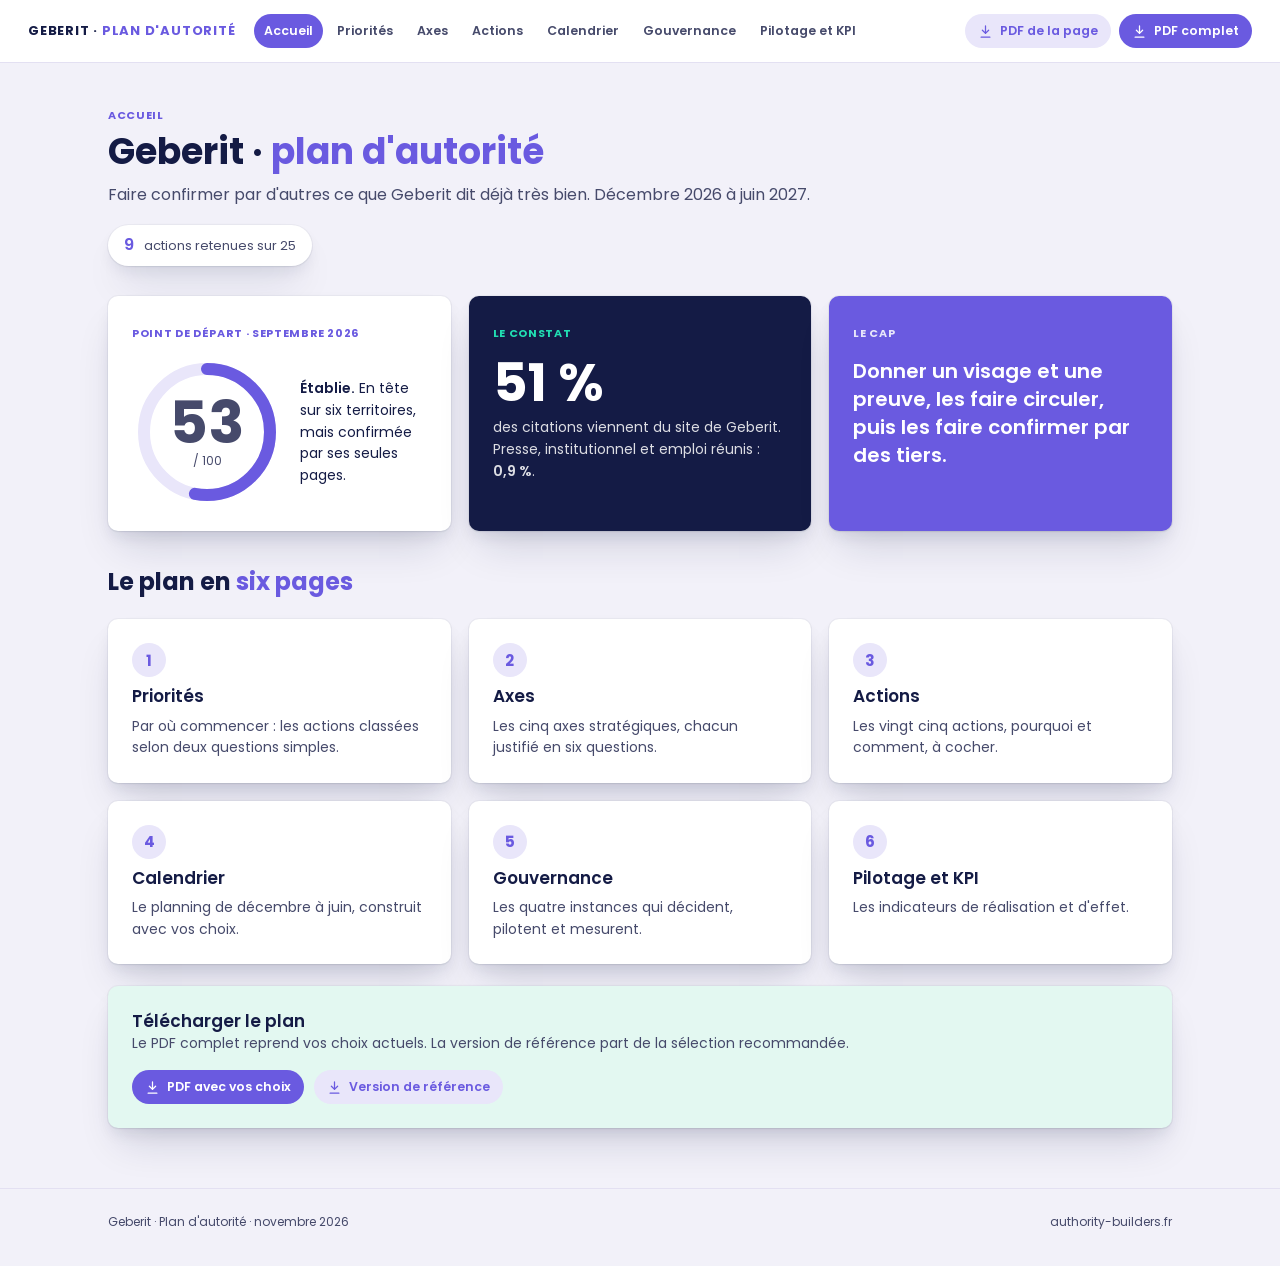
<file: index.html>
<!DOCTYPE html>
<html lang="fr">
<head>
<meta charset="utf-8">
<meta name="viewport" content="width=device-width, initial-scale=1">
<title>Geberit · Plan d'autorité · Accueil</title>
<link rel="preconnect" href="https://fonts.googleapis.com">
<link rel="preconnect" href="https://fonts.gstatic.com" crossorigin>
<link href="https://fonts.googleapis.com/css2?family=Poppins:wght@400;500;600;700&display=swap" rel="stylesheet">
<link rel="stylesheet" href="style.css">
</head>
<body data-page="index">
<div id="app"></div>
<script src="data.js"></script>
<script src="app.js"></script>
</body>
</html>
</file>
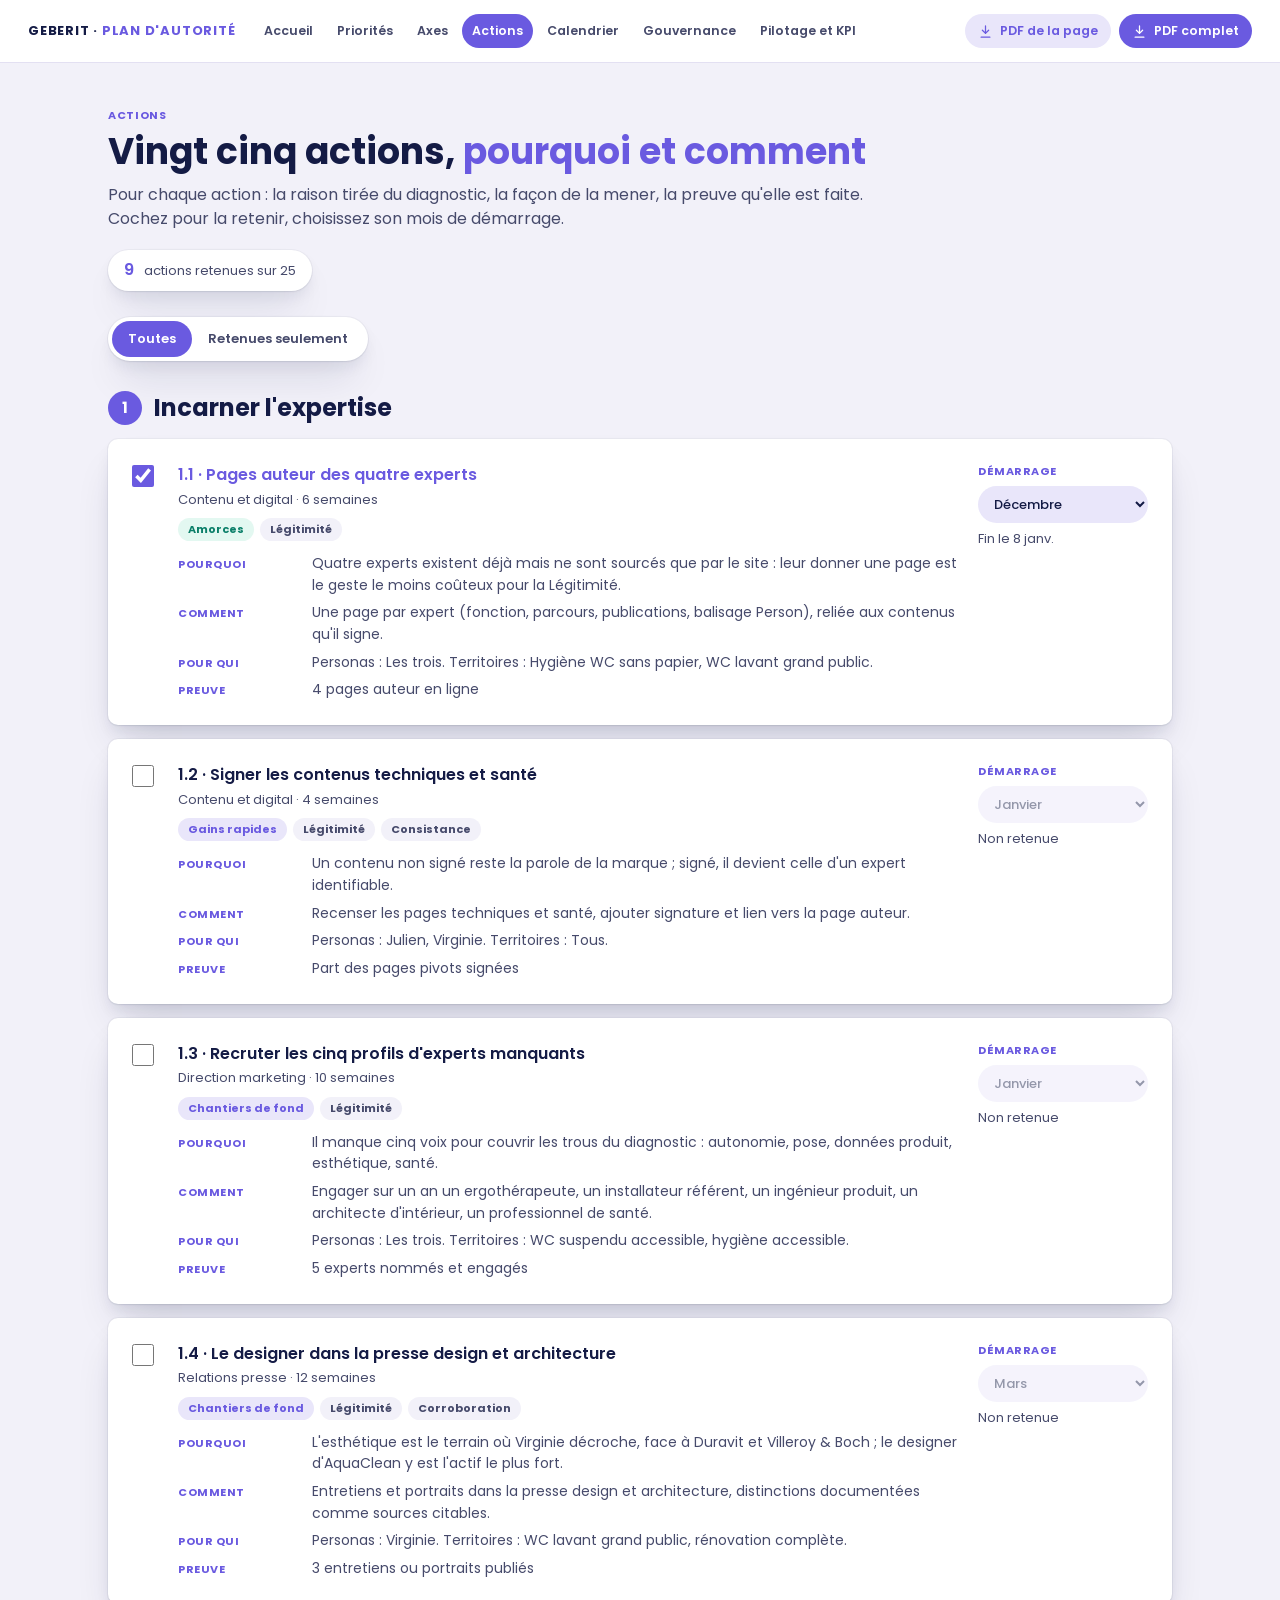
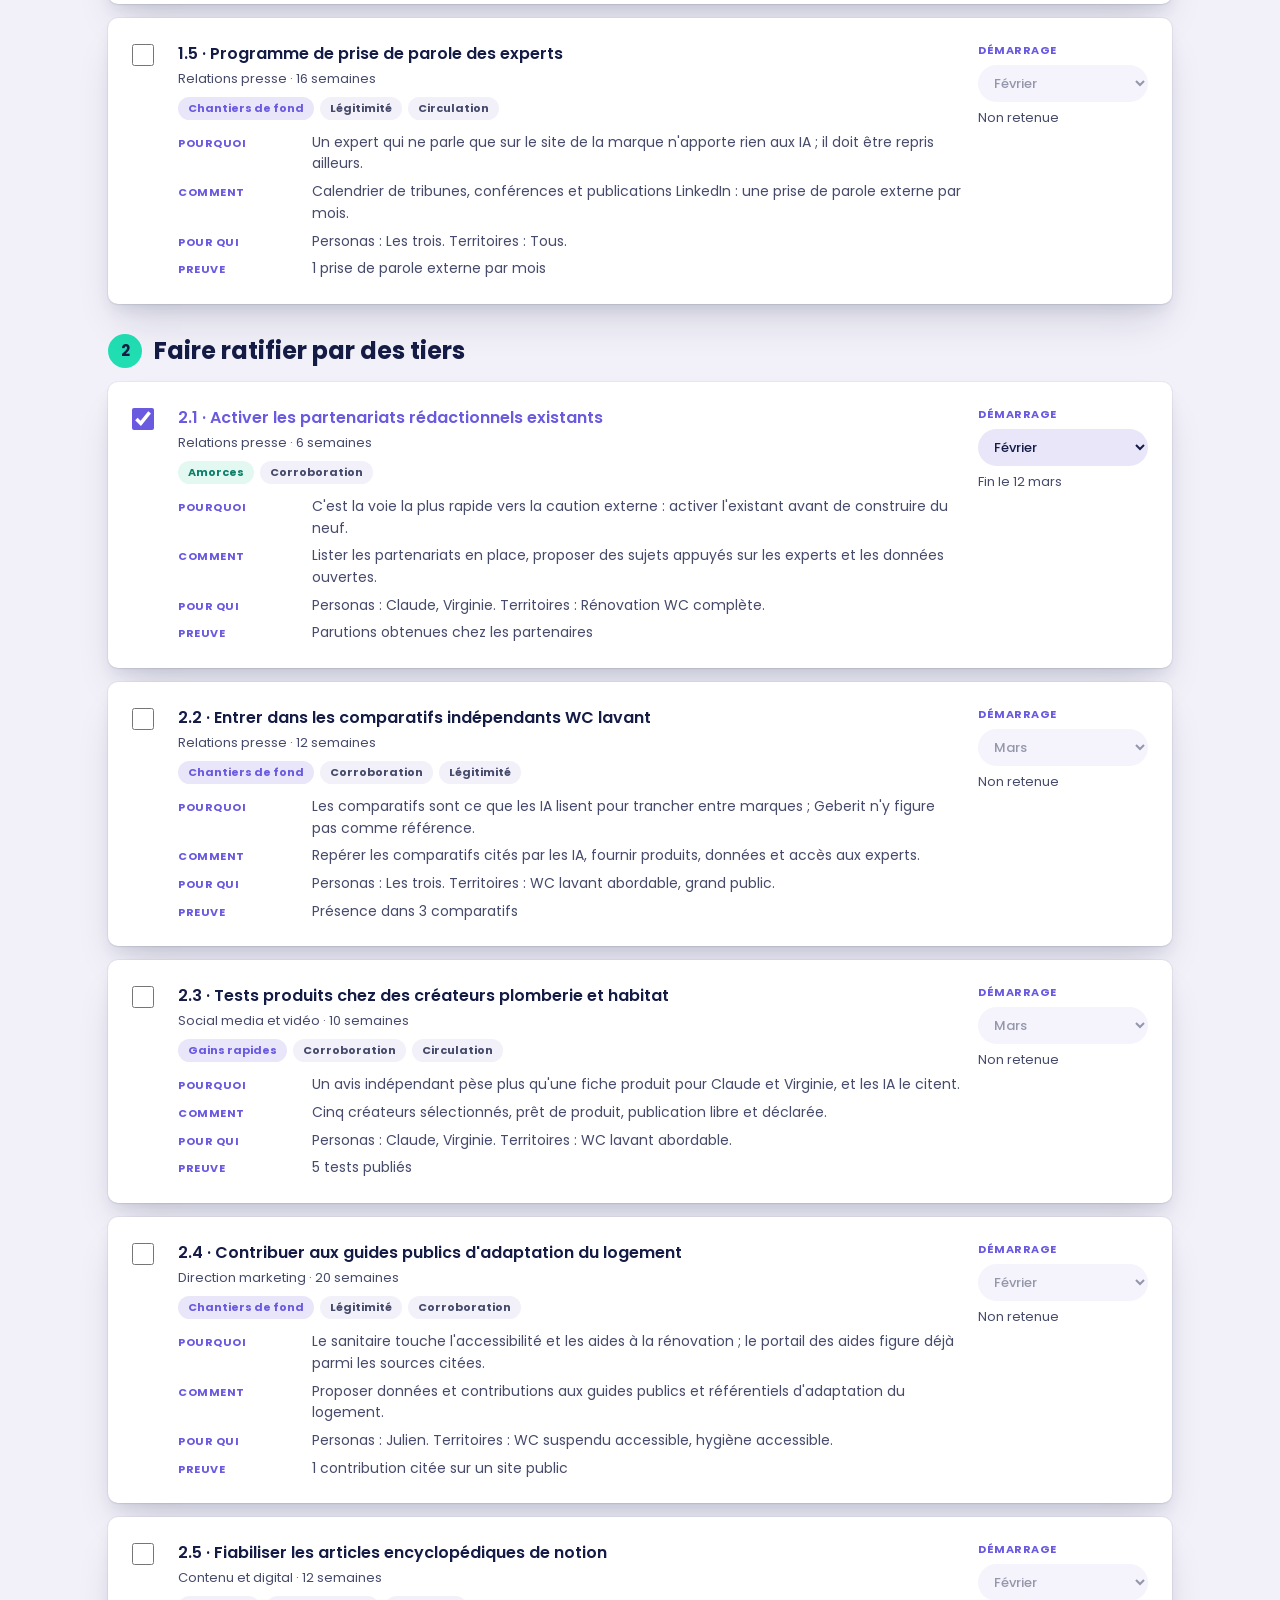
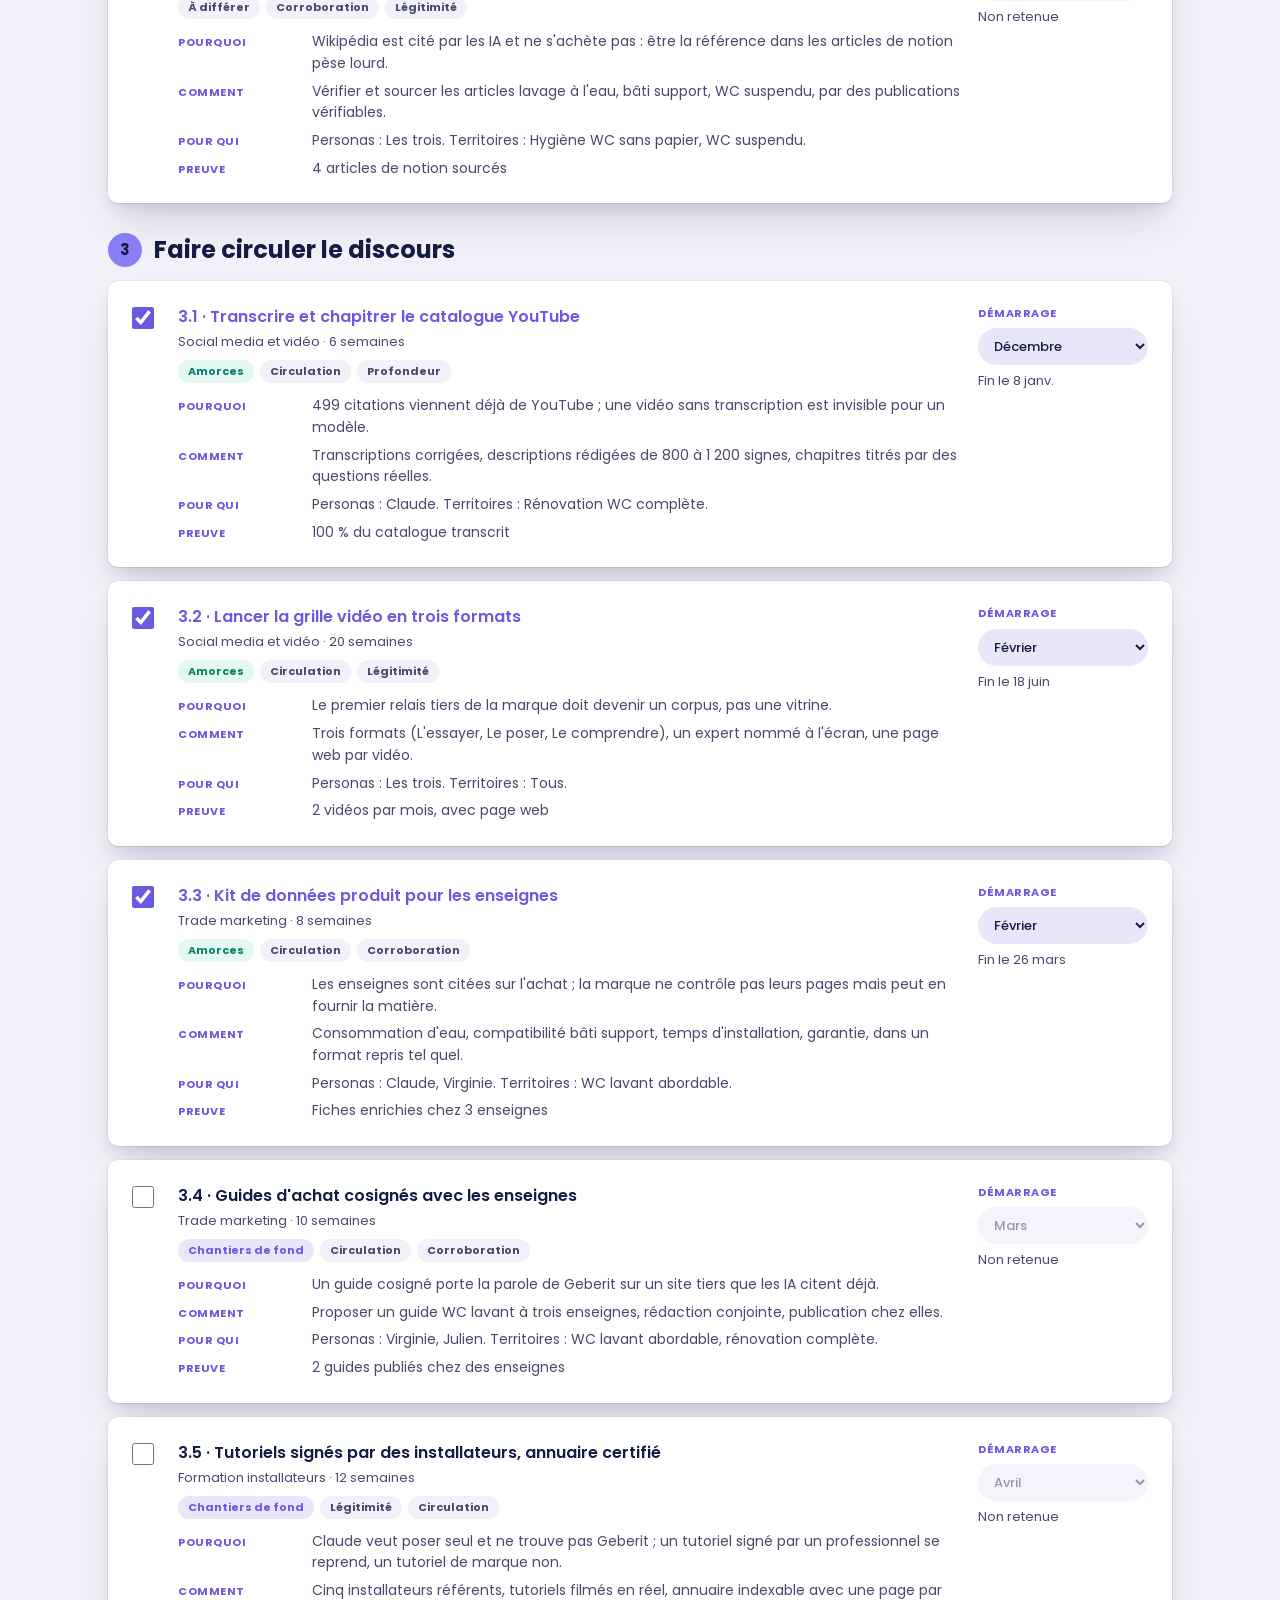
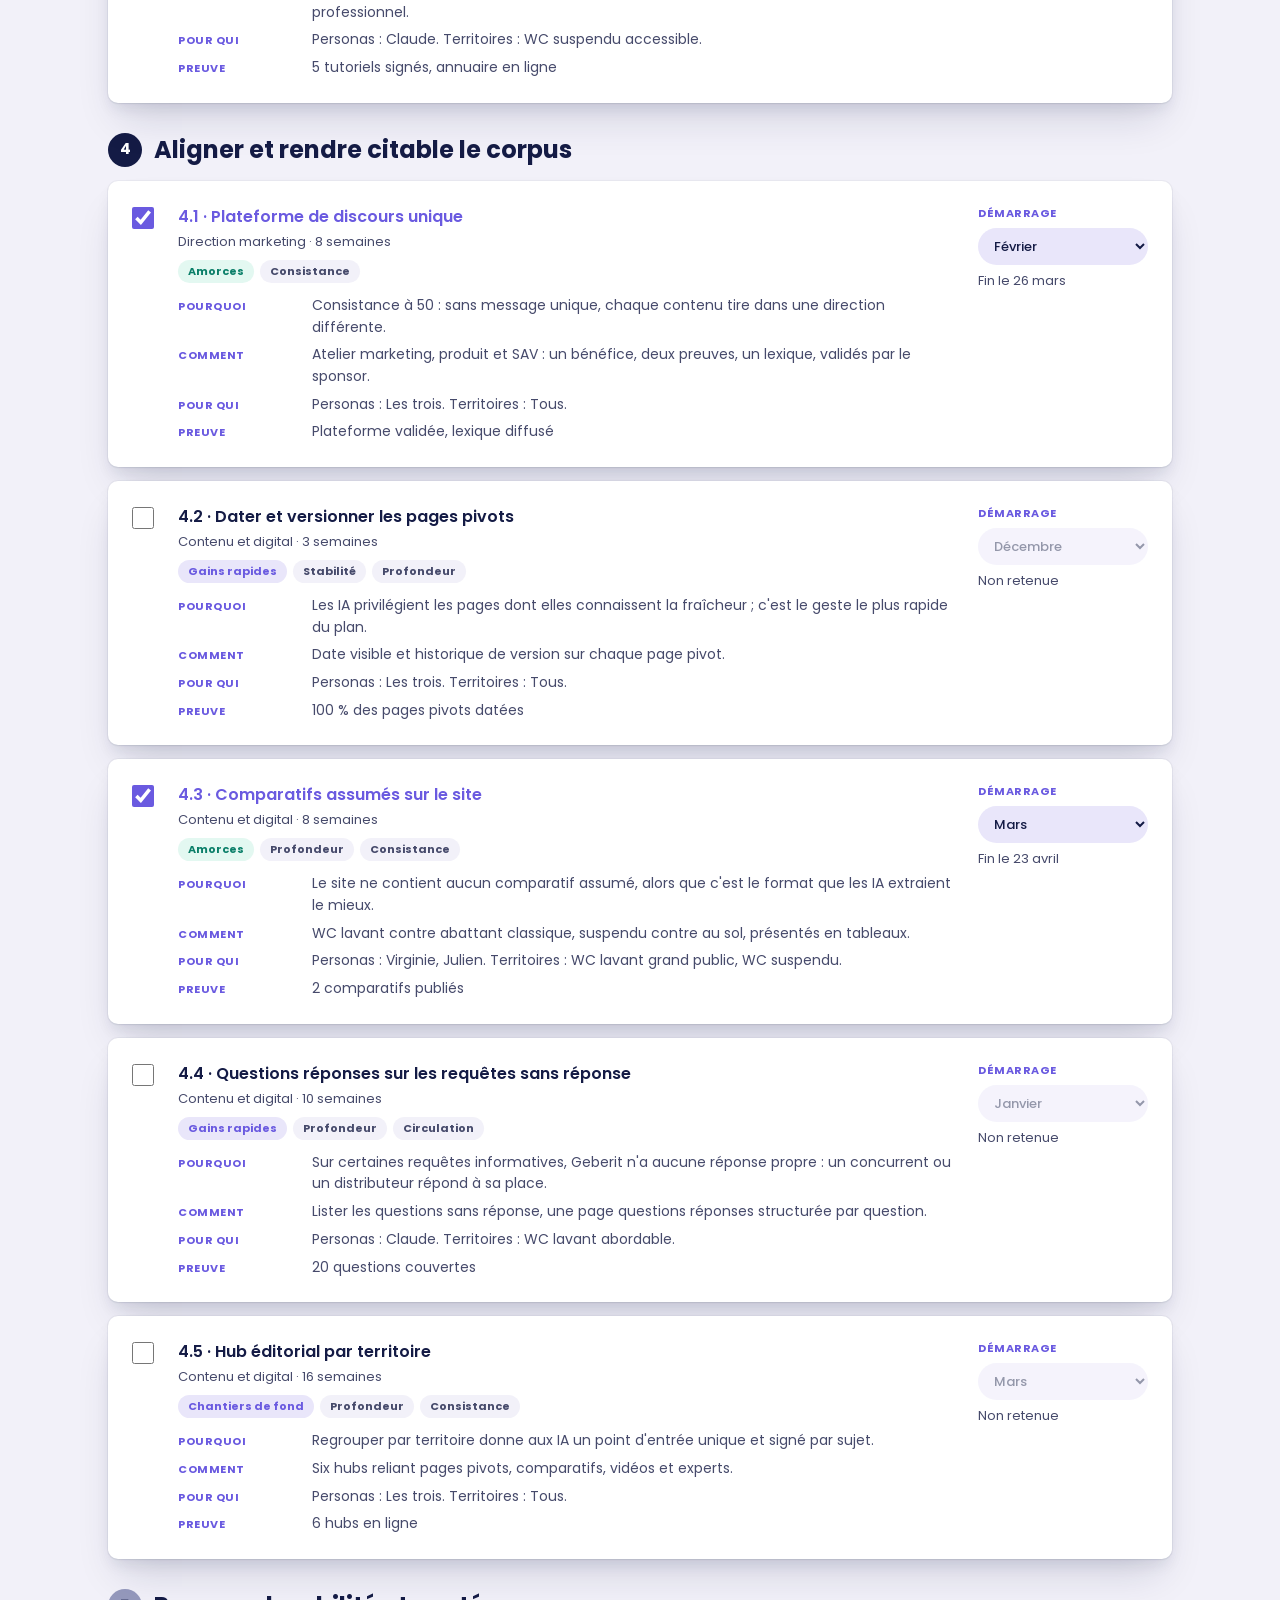
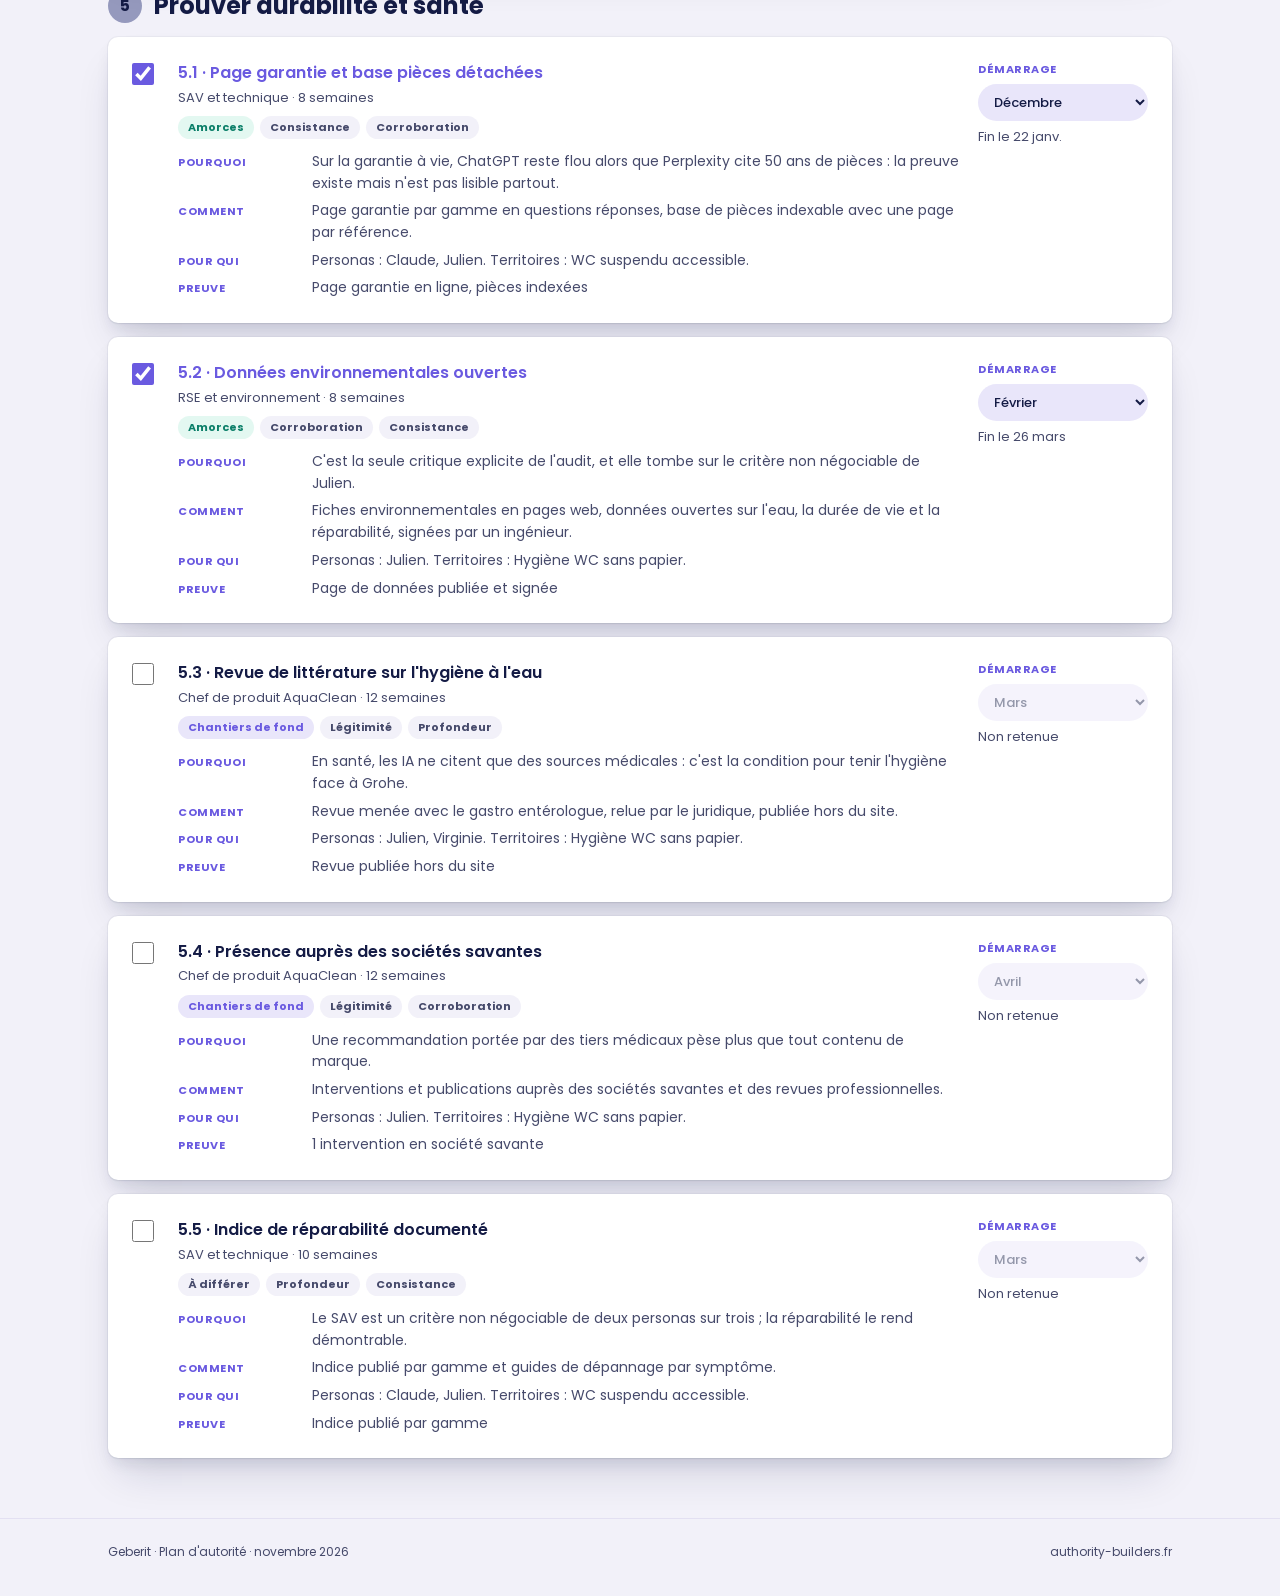
<file: actions.html>
<!DOCTYPE html>
<html lang="fr">
<head>
<meta charset="utf-8">
<meta name="viewport" content="width=device-width, initial-scale=1">
<title>Geberit · Plan d'autorité · Actions</title>
<link rel="preconnect" href="https://fonts.googleapis.com">
<link rel="preconnect" href="https://fonts.gstatic.com" crossorigin>
<link href="https://fonts.googleapis.com/css2?family=Poppins:wght@400;500;600;700&display=swap" rel="stylesheet">
<link rel="stylesheet" href="style.css">
</head>
<body data-page="actions">
<div id="app"></div>
<script src="data.js"></script>
<script src="app.js"></script>
</body>
</html>
</file>
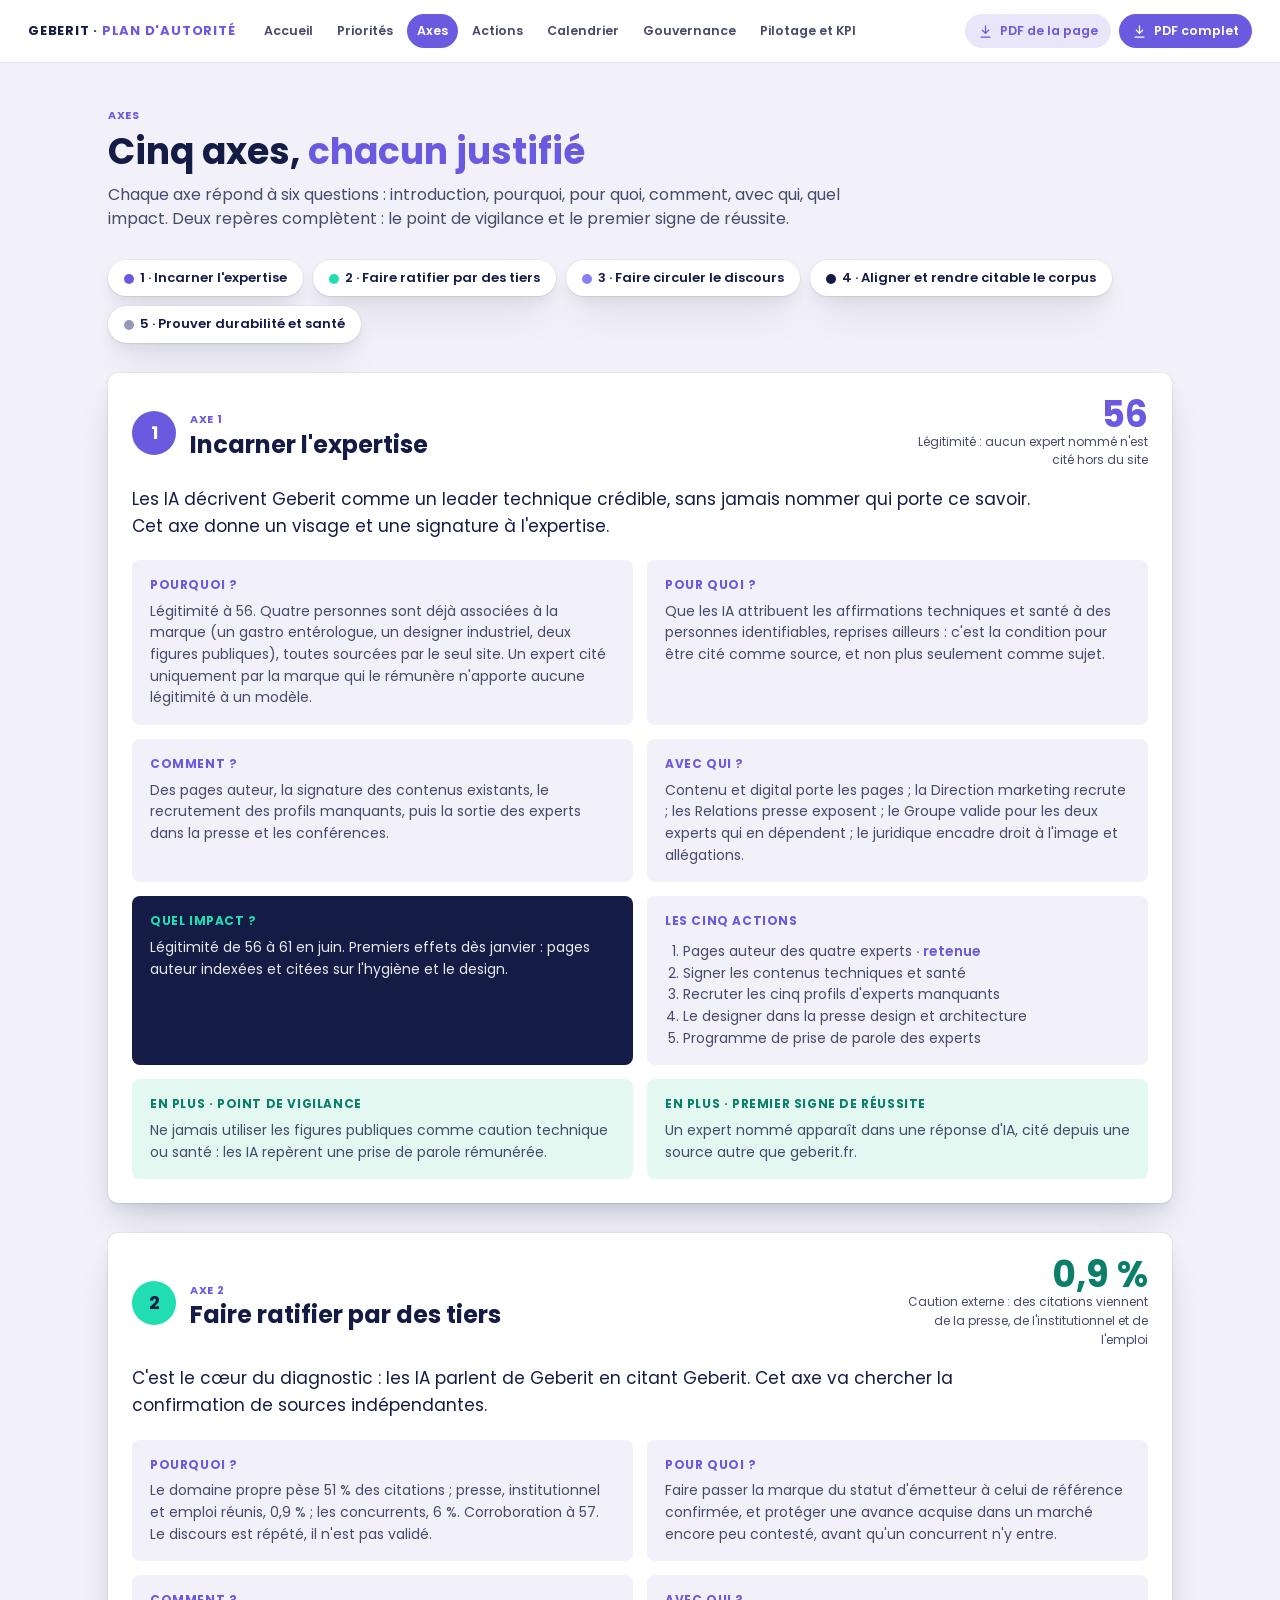
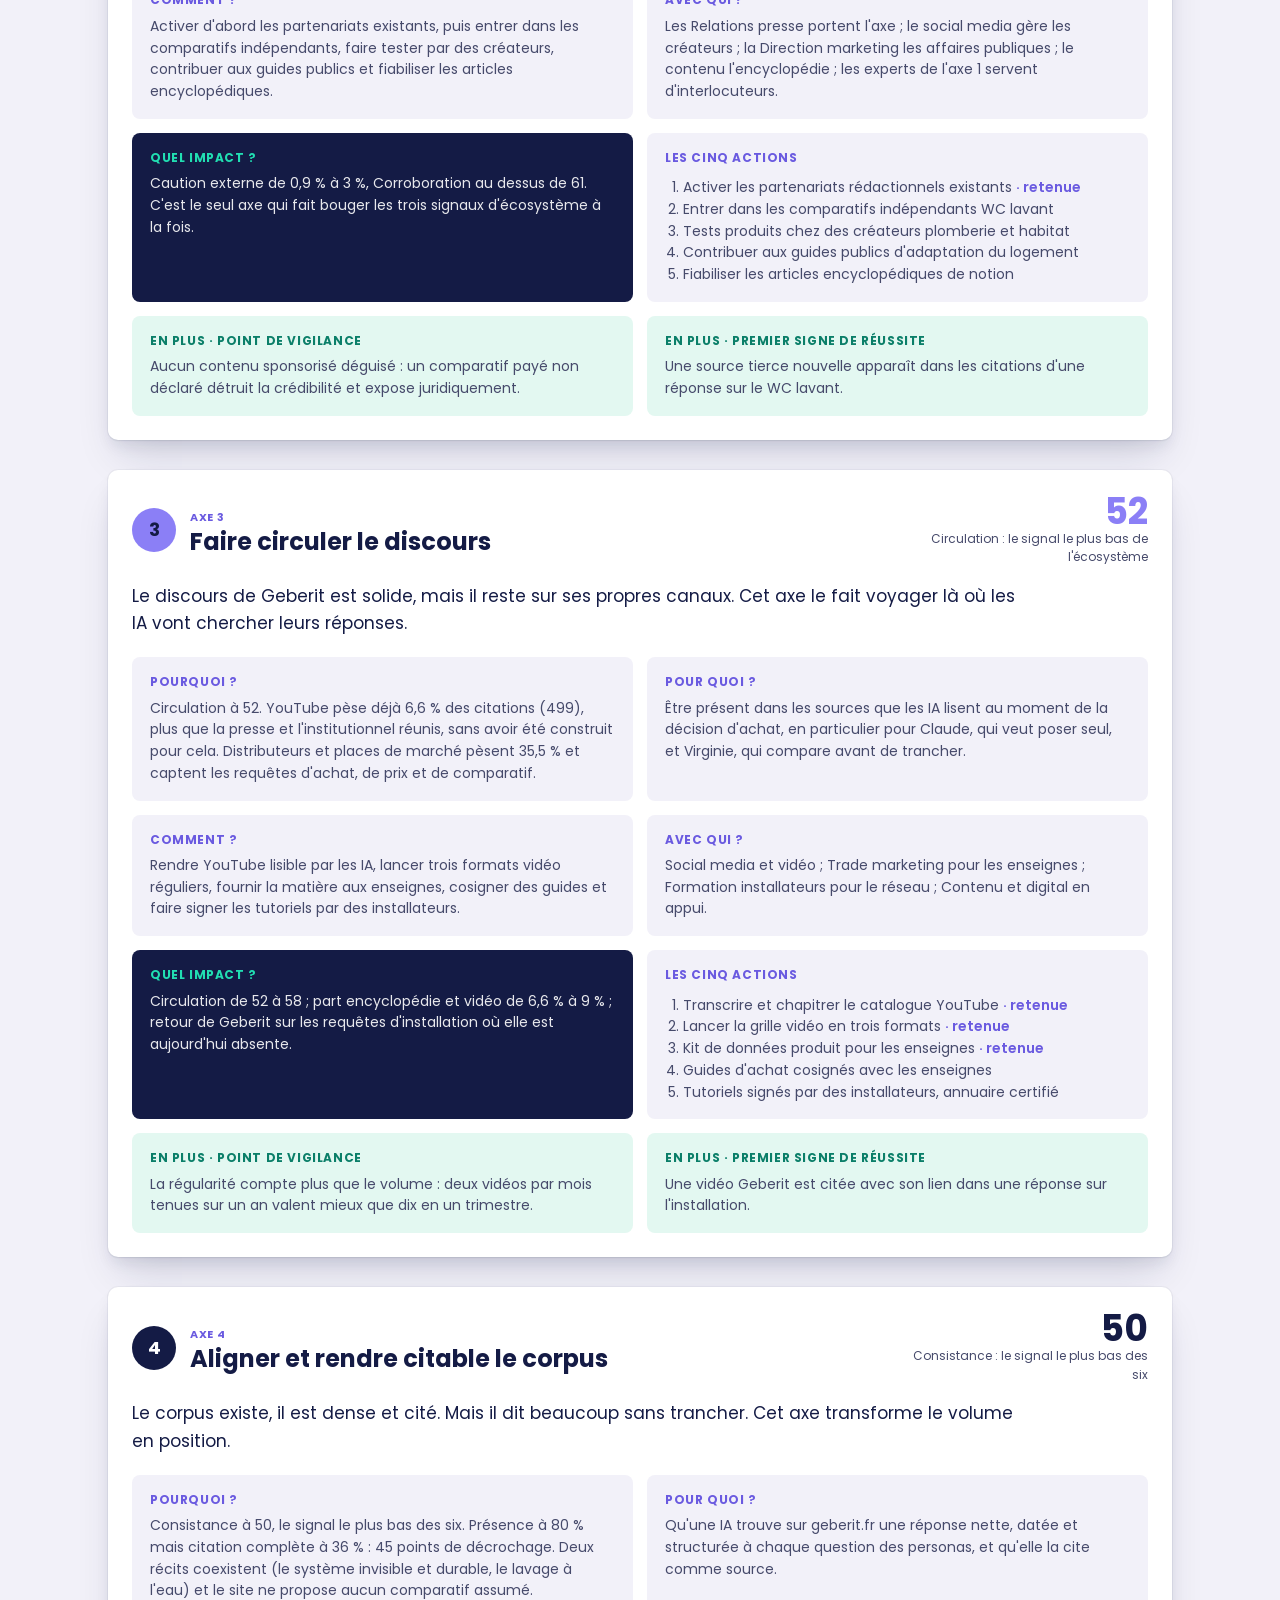
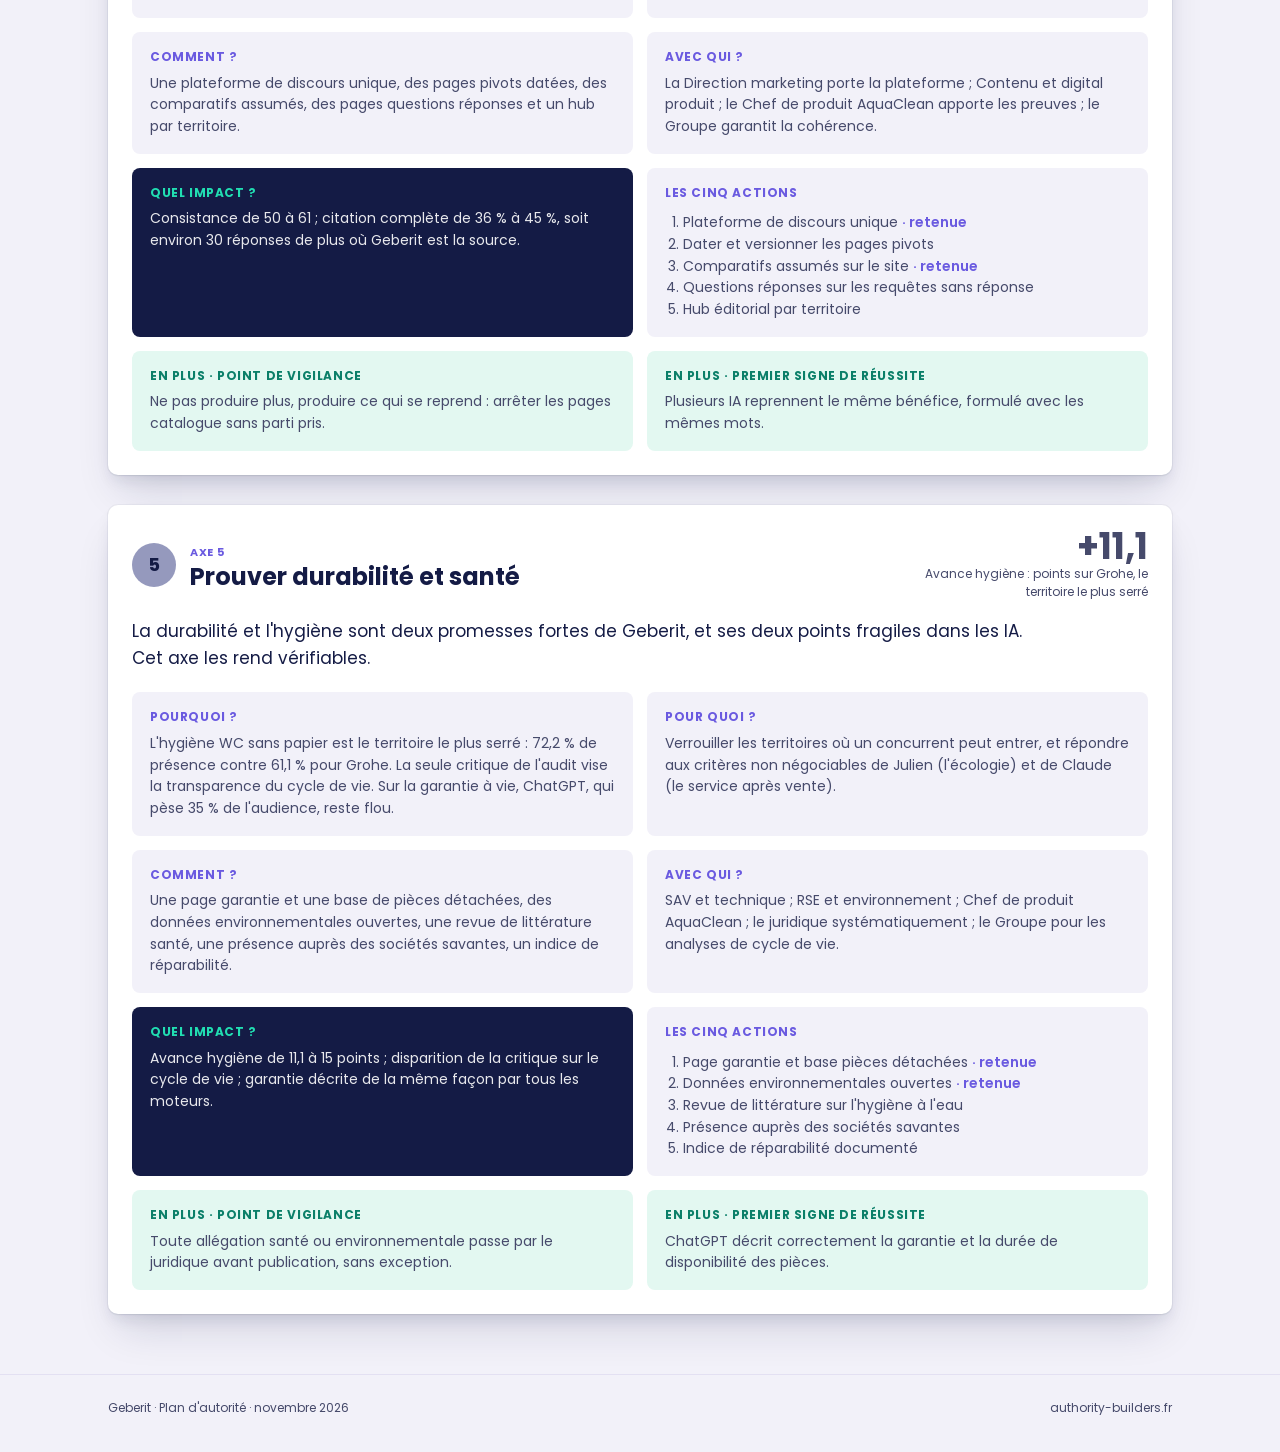
<file: axes.html>
<!DOCTYPE html>
<html lang="fr">
<head>
<meta charset="utf-8">
<meta name="viewport" content="width=device-width, initial-scale=1">
<title>Geberit · Plan d'autorité · Axes</title>
<link rel="preconnect" href="https://fonts.googleapis.com">
<link rel="preconnect" href="https://fonts.gstatic.com" crossorigin>
<link href="https://fonts.googleapis.com/css2?family=Poppins:wght@400;500;600;700&display=swap" rel="stylesheet">
<link rel="stylesheet" href="style.css">
</head>
<body data-page="axes">
<div id="app"></div>
<script src="data.js"></script>
<script src="app.js"></script>
</body>
</html>
</file>
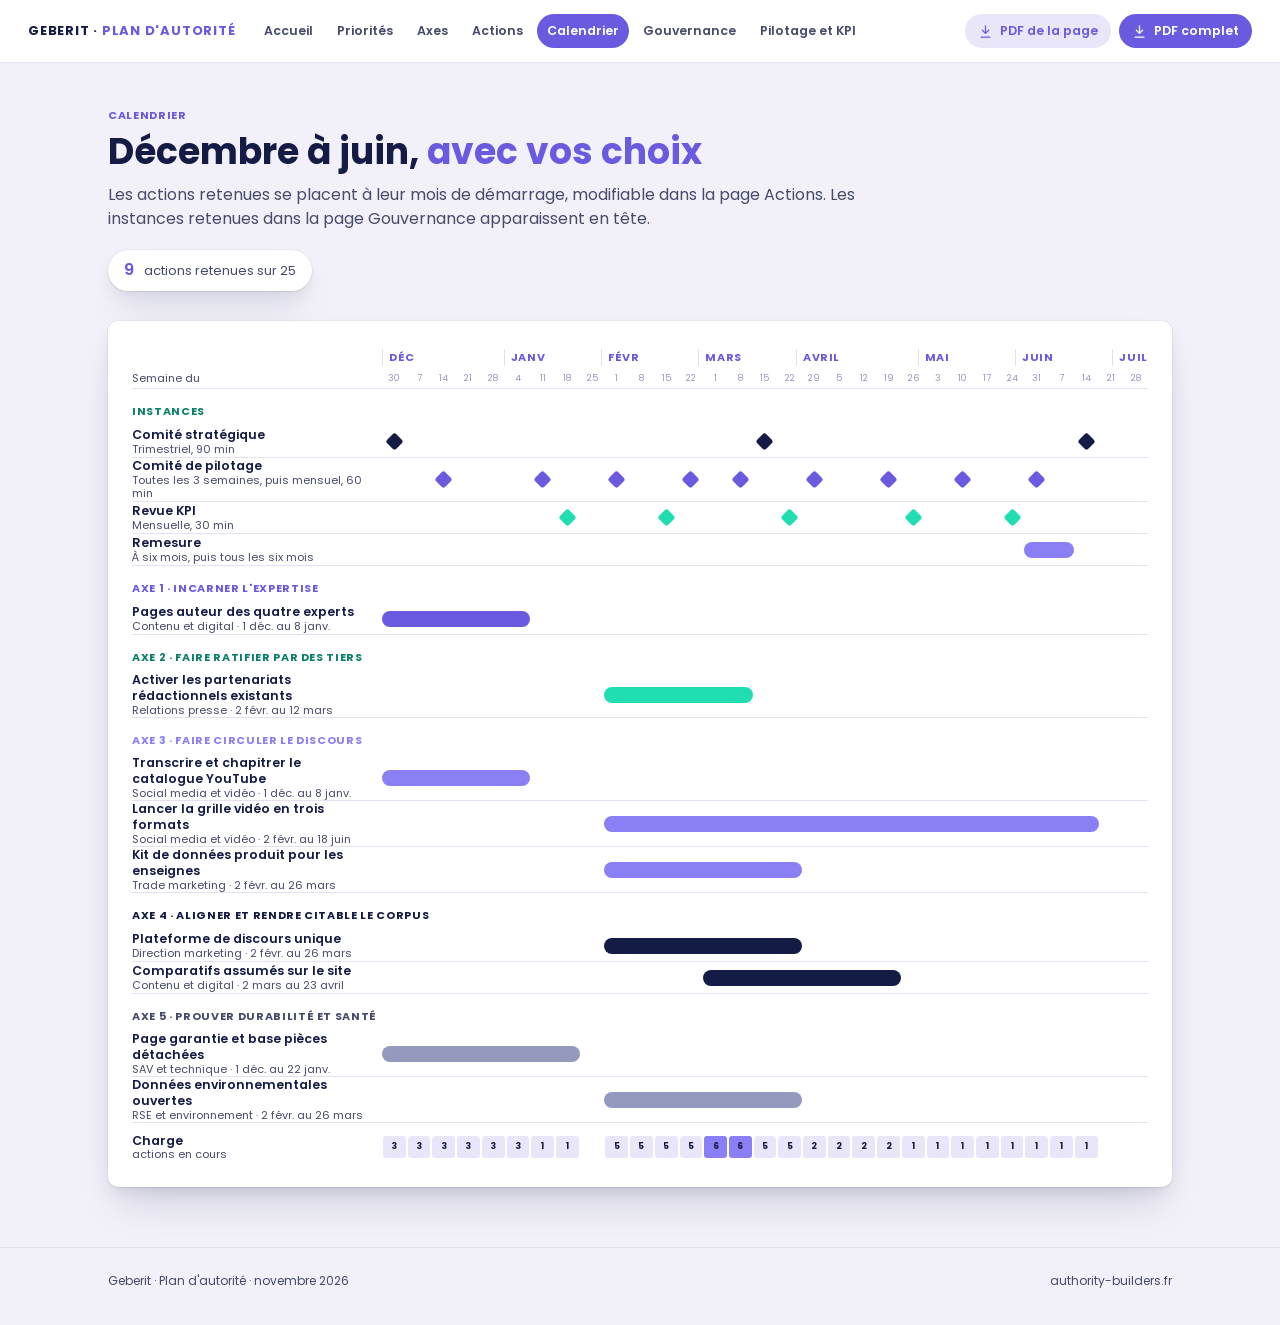
<file: calendrier.html>
<!DOCTYPE html>
<html lang="fr">
<head>
<meta charset="utf-8">
<meta name="viewport" content="width=device-width, initial-scale=1">
<title>Geberit · Plan d'autorité · Calendrier</title>
<link rel="preconnect" href="https://fonts.googleapis.com">
<link rel="preconnect" href="https://fonts.gstatic.com" crossorigin>
<link href="https://fonts.googleapis.com/css2?family=Poppins:wght@400;500;600;700&display=swap" rel="stylesheet">
<link rel="stylesheet" href="style.css">
</head>
<body data-page="calendrier">
<div id="app"></div>
<script src="data.js"></script>
<script src="app.js"></script>
</body>
</html>
</file>
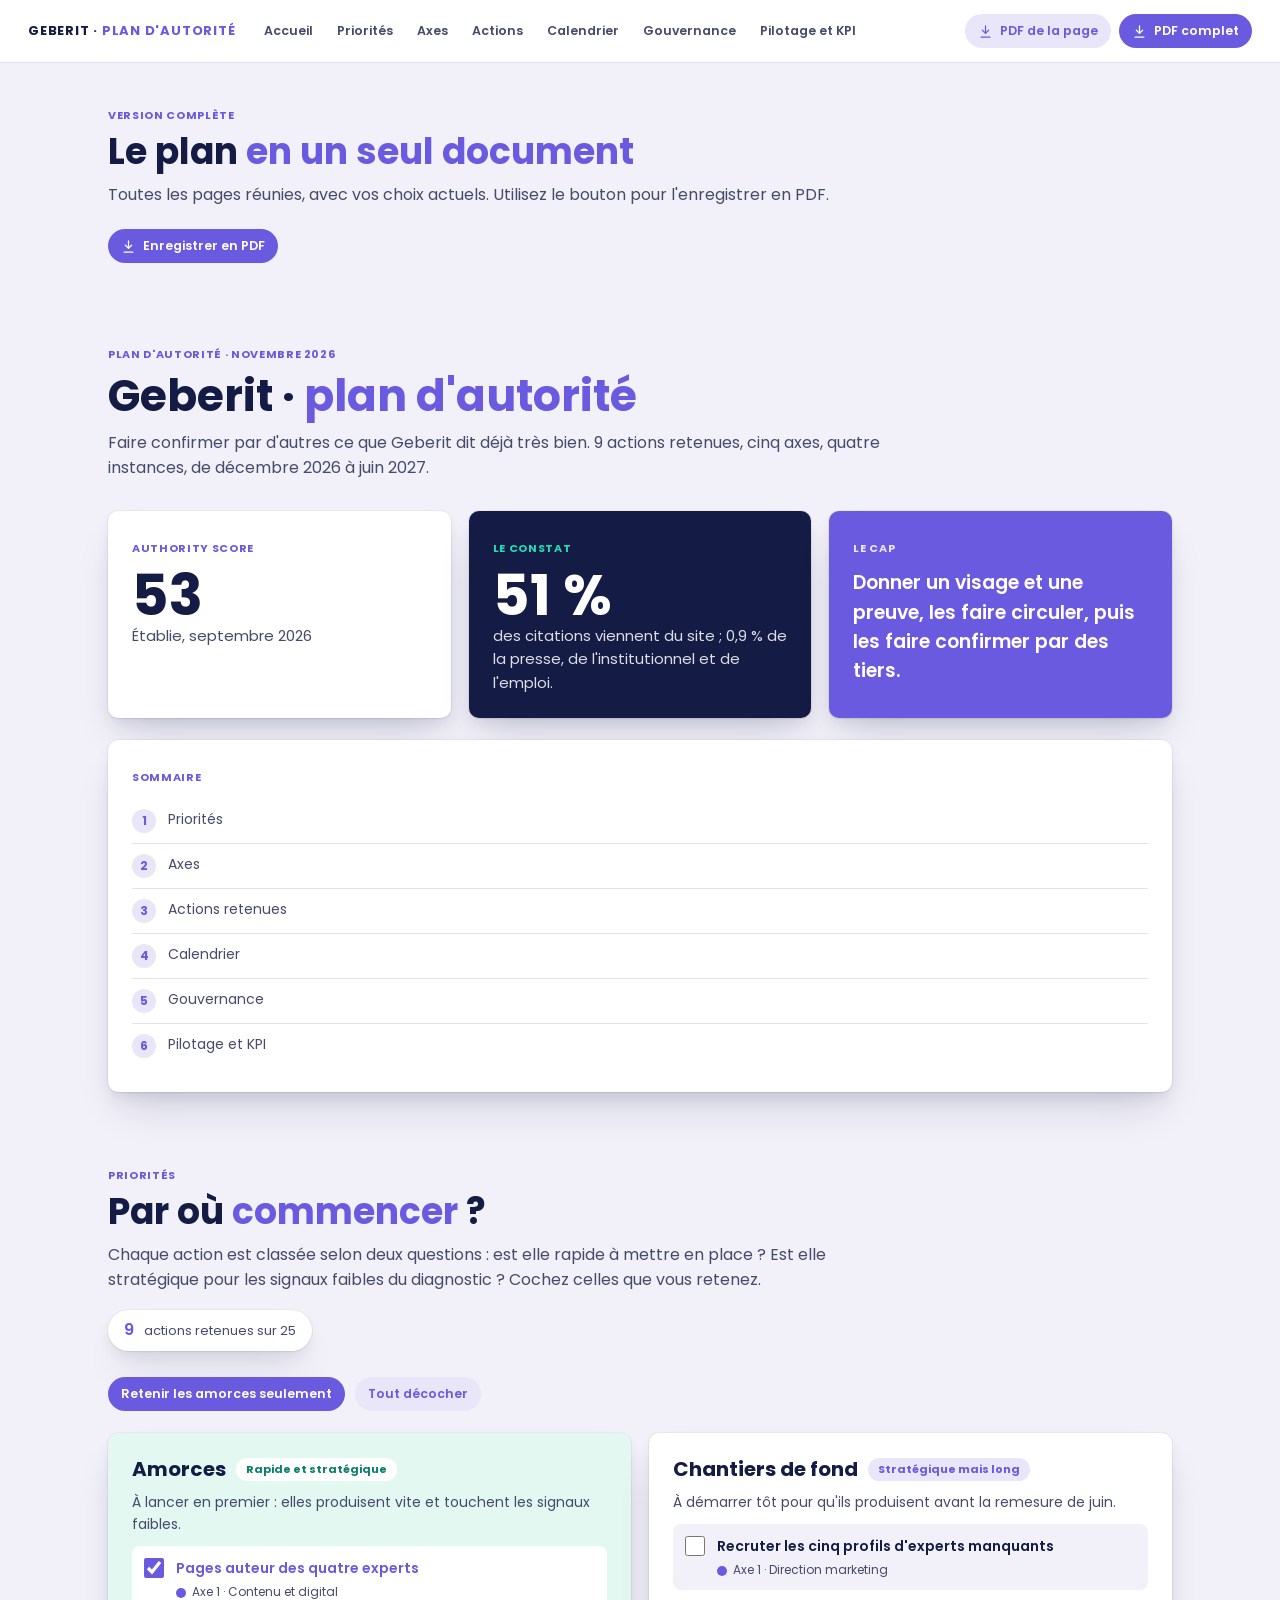
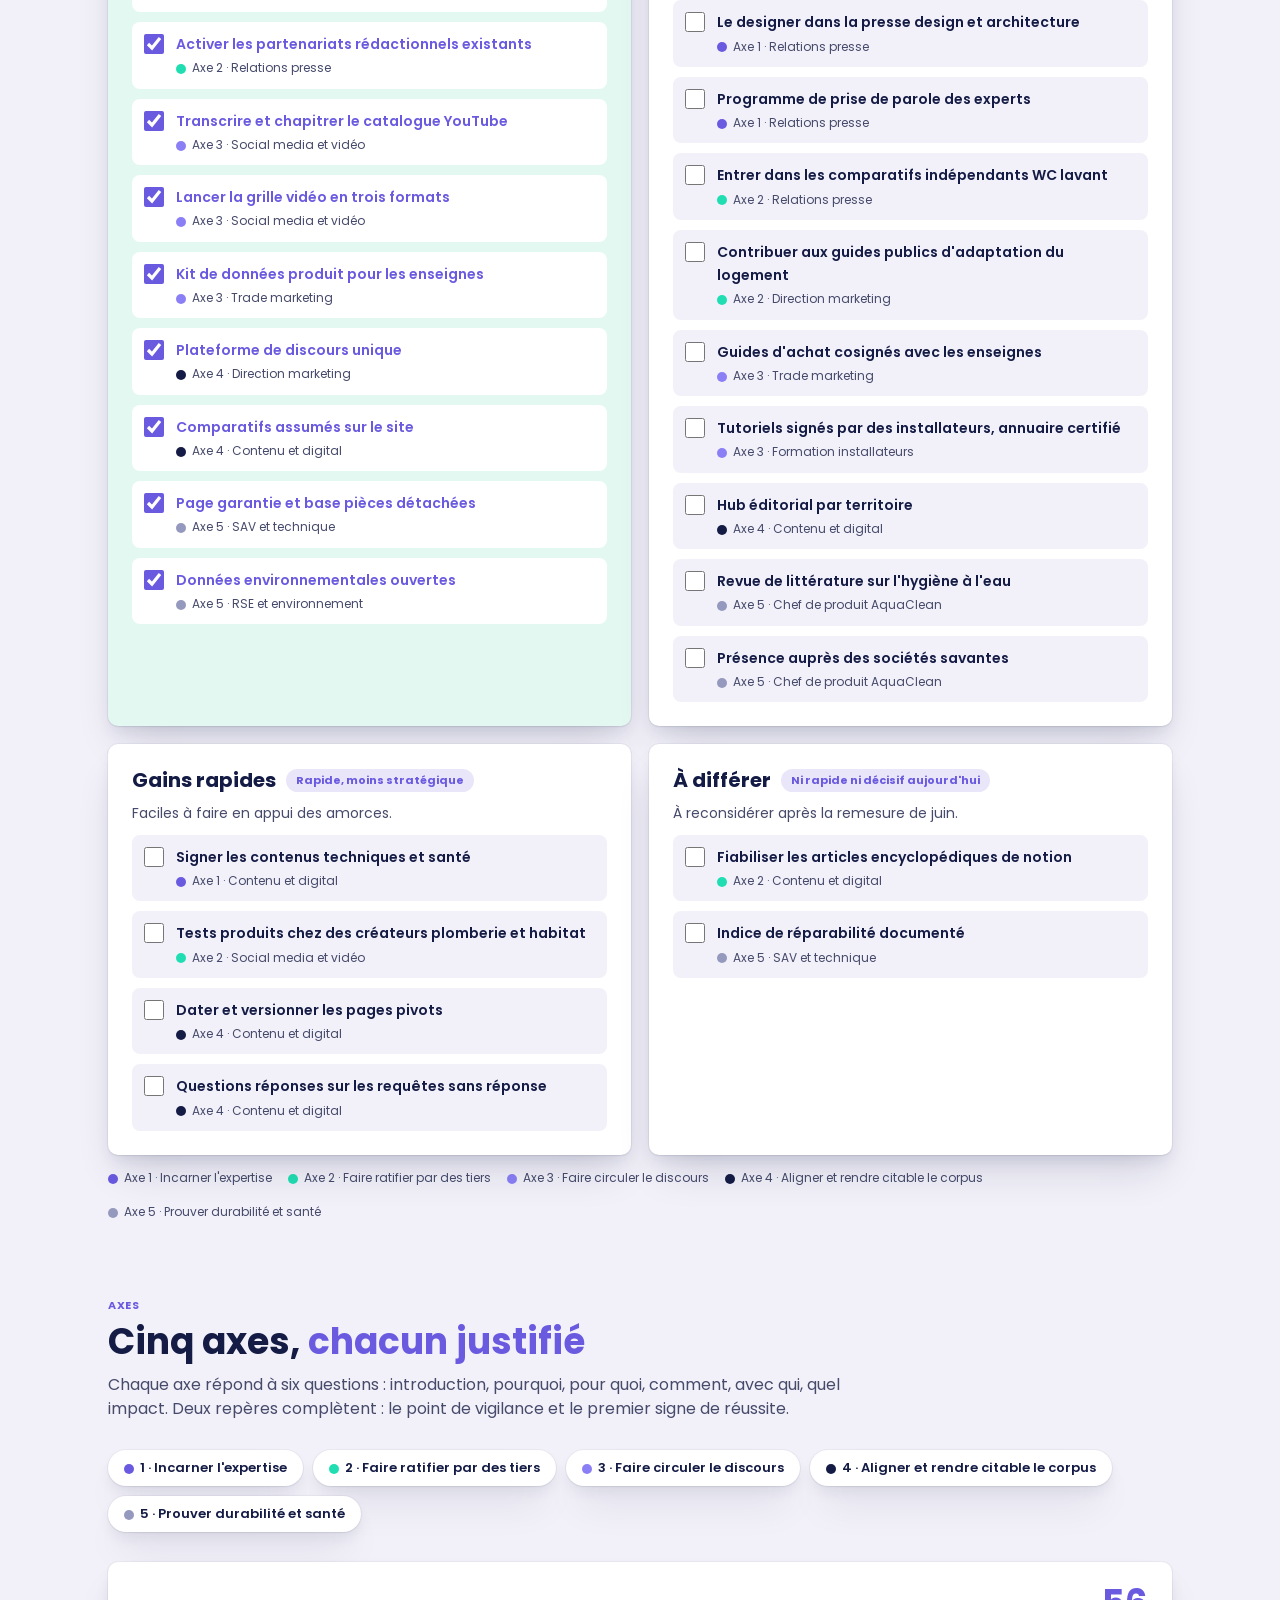
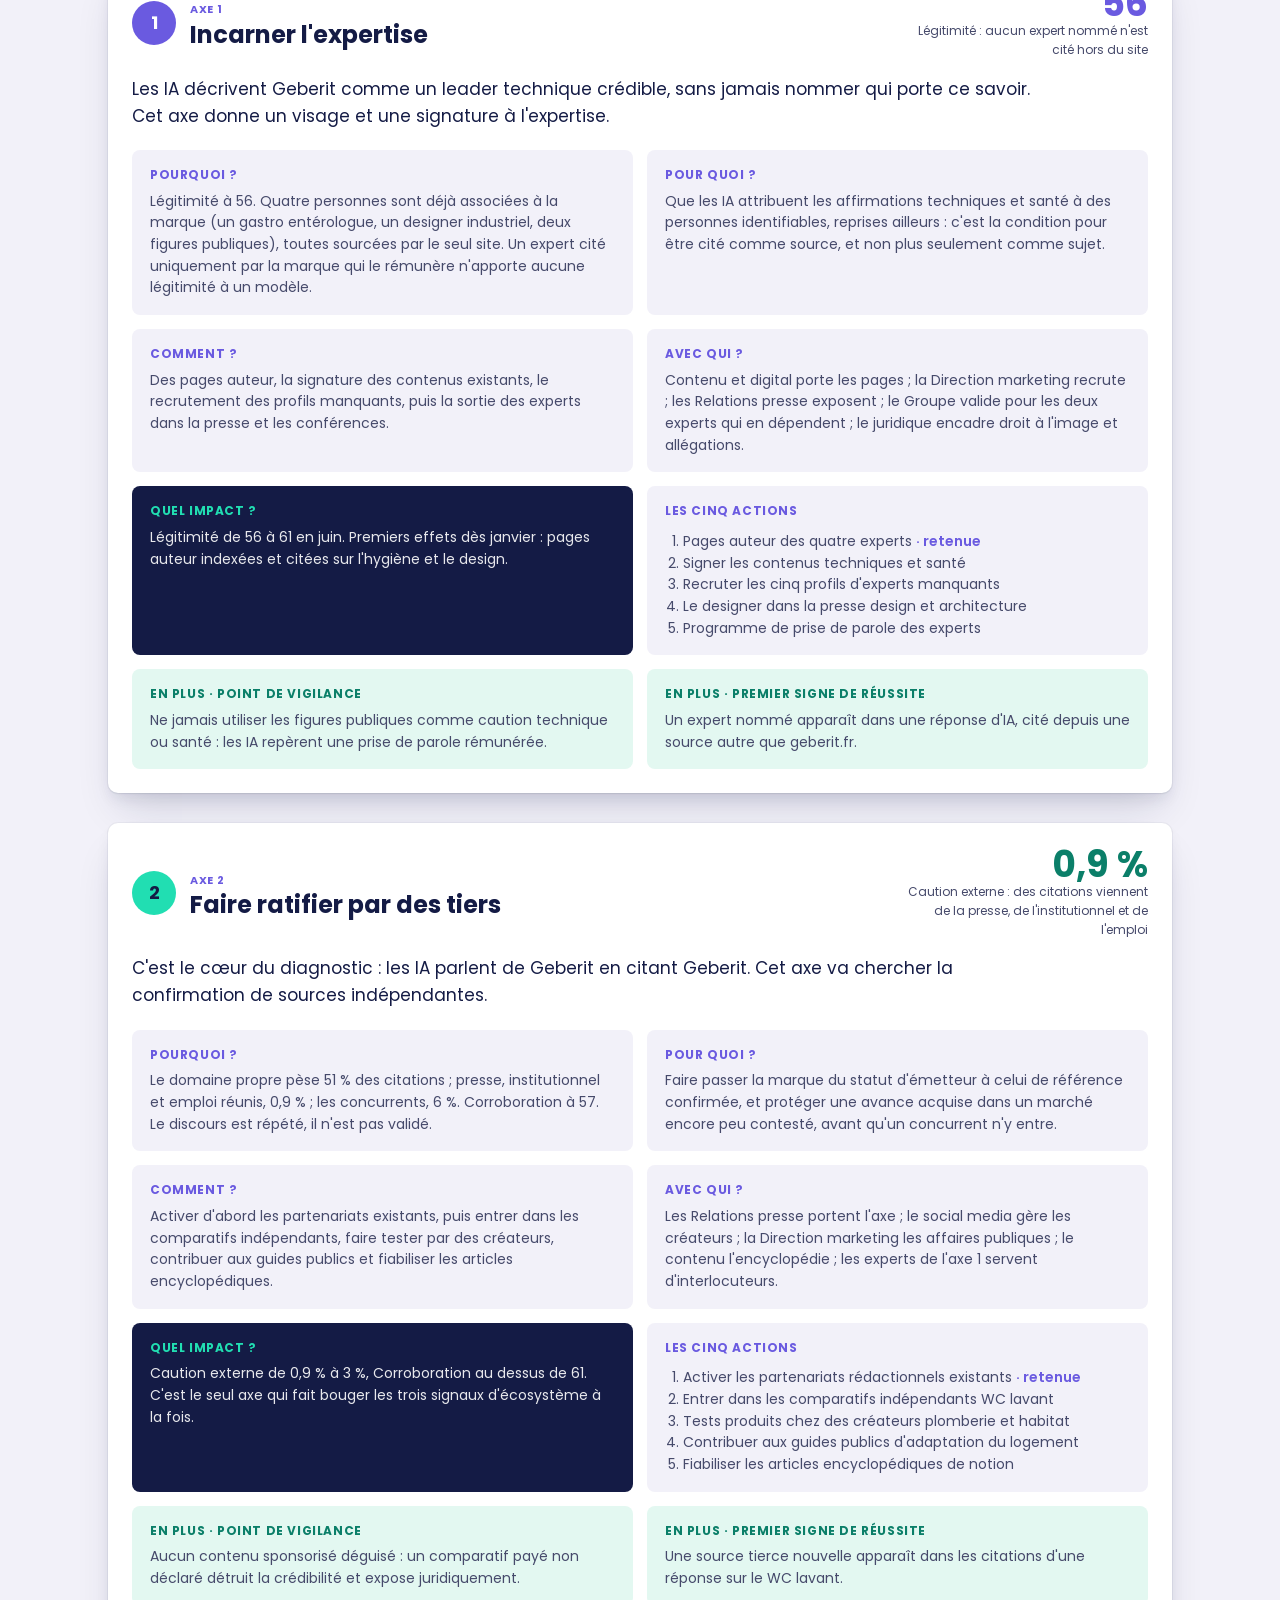
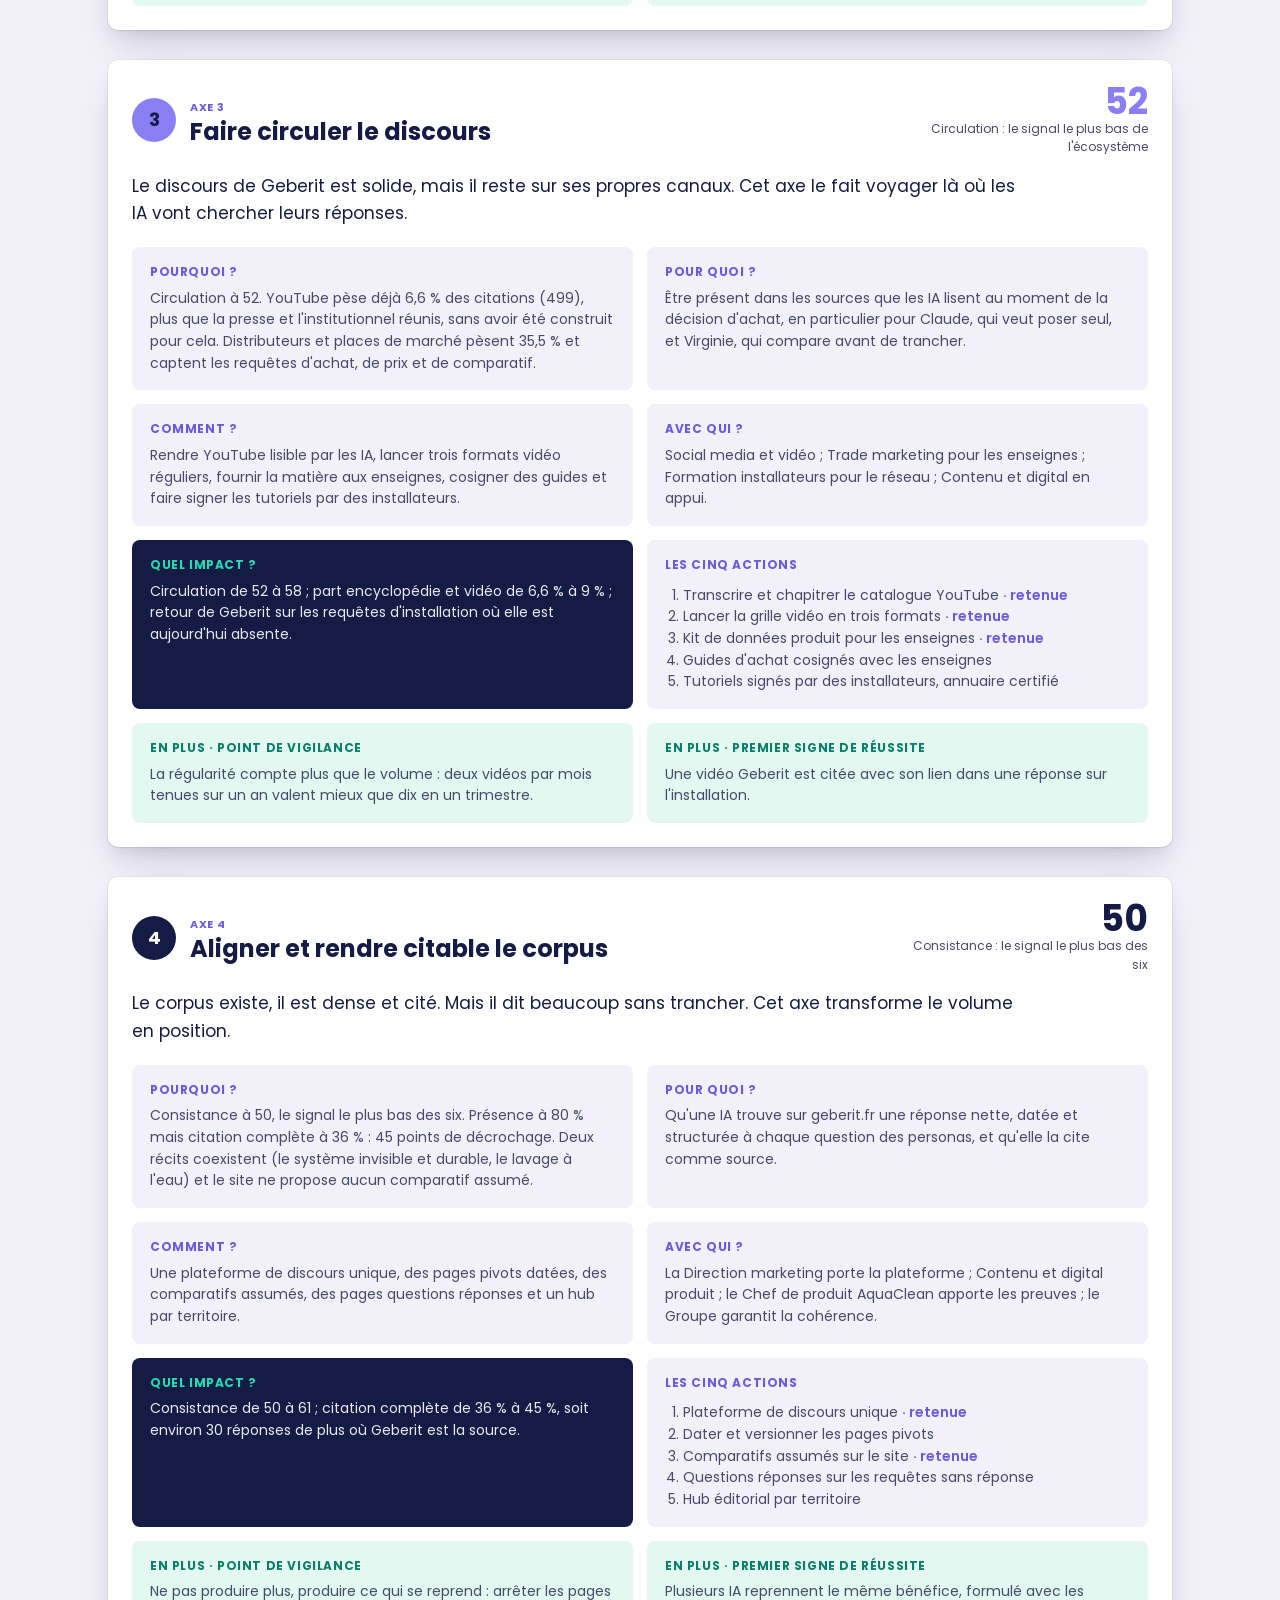
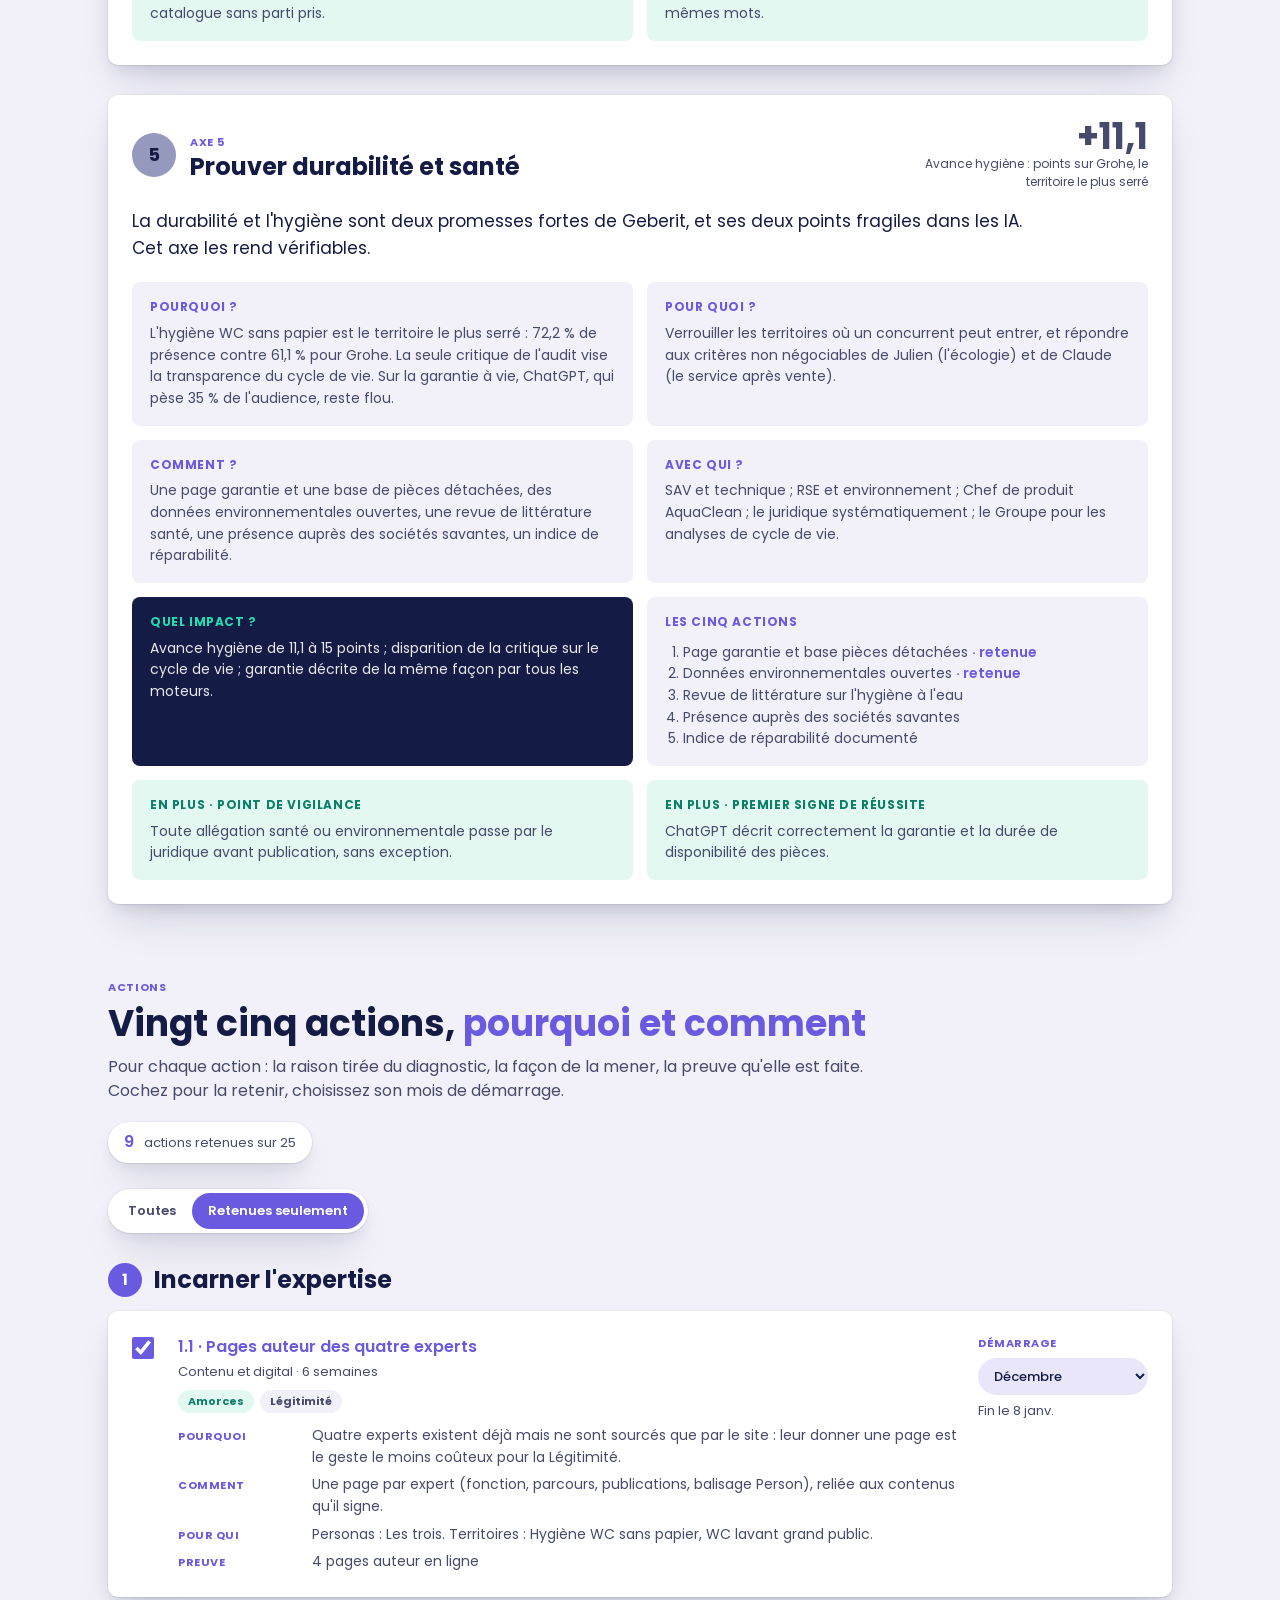
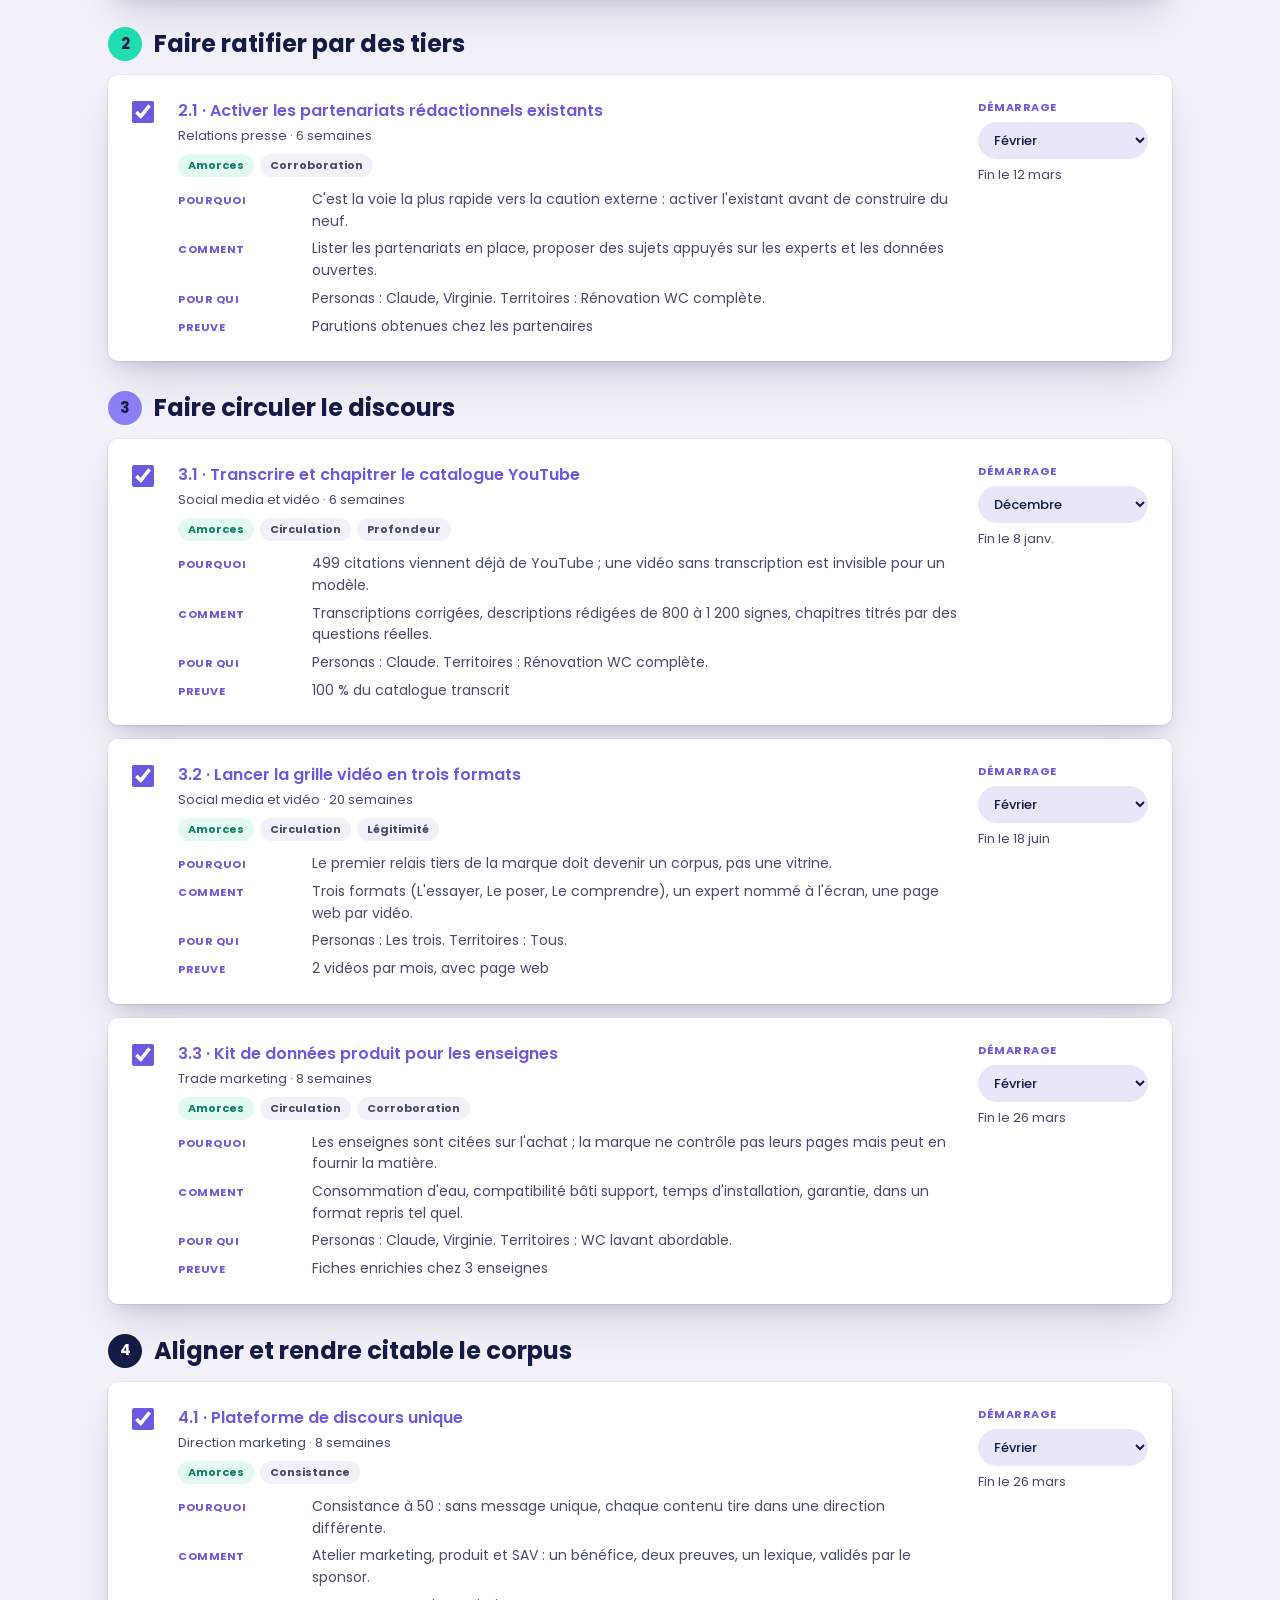
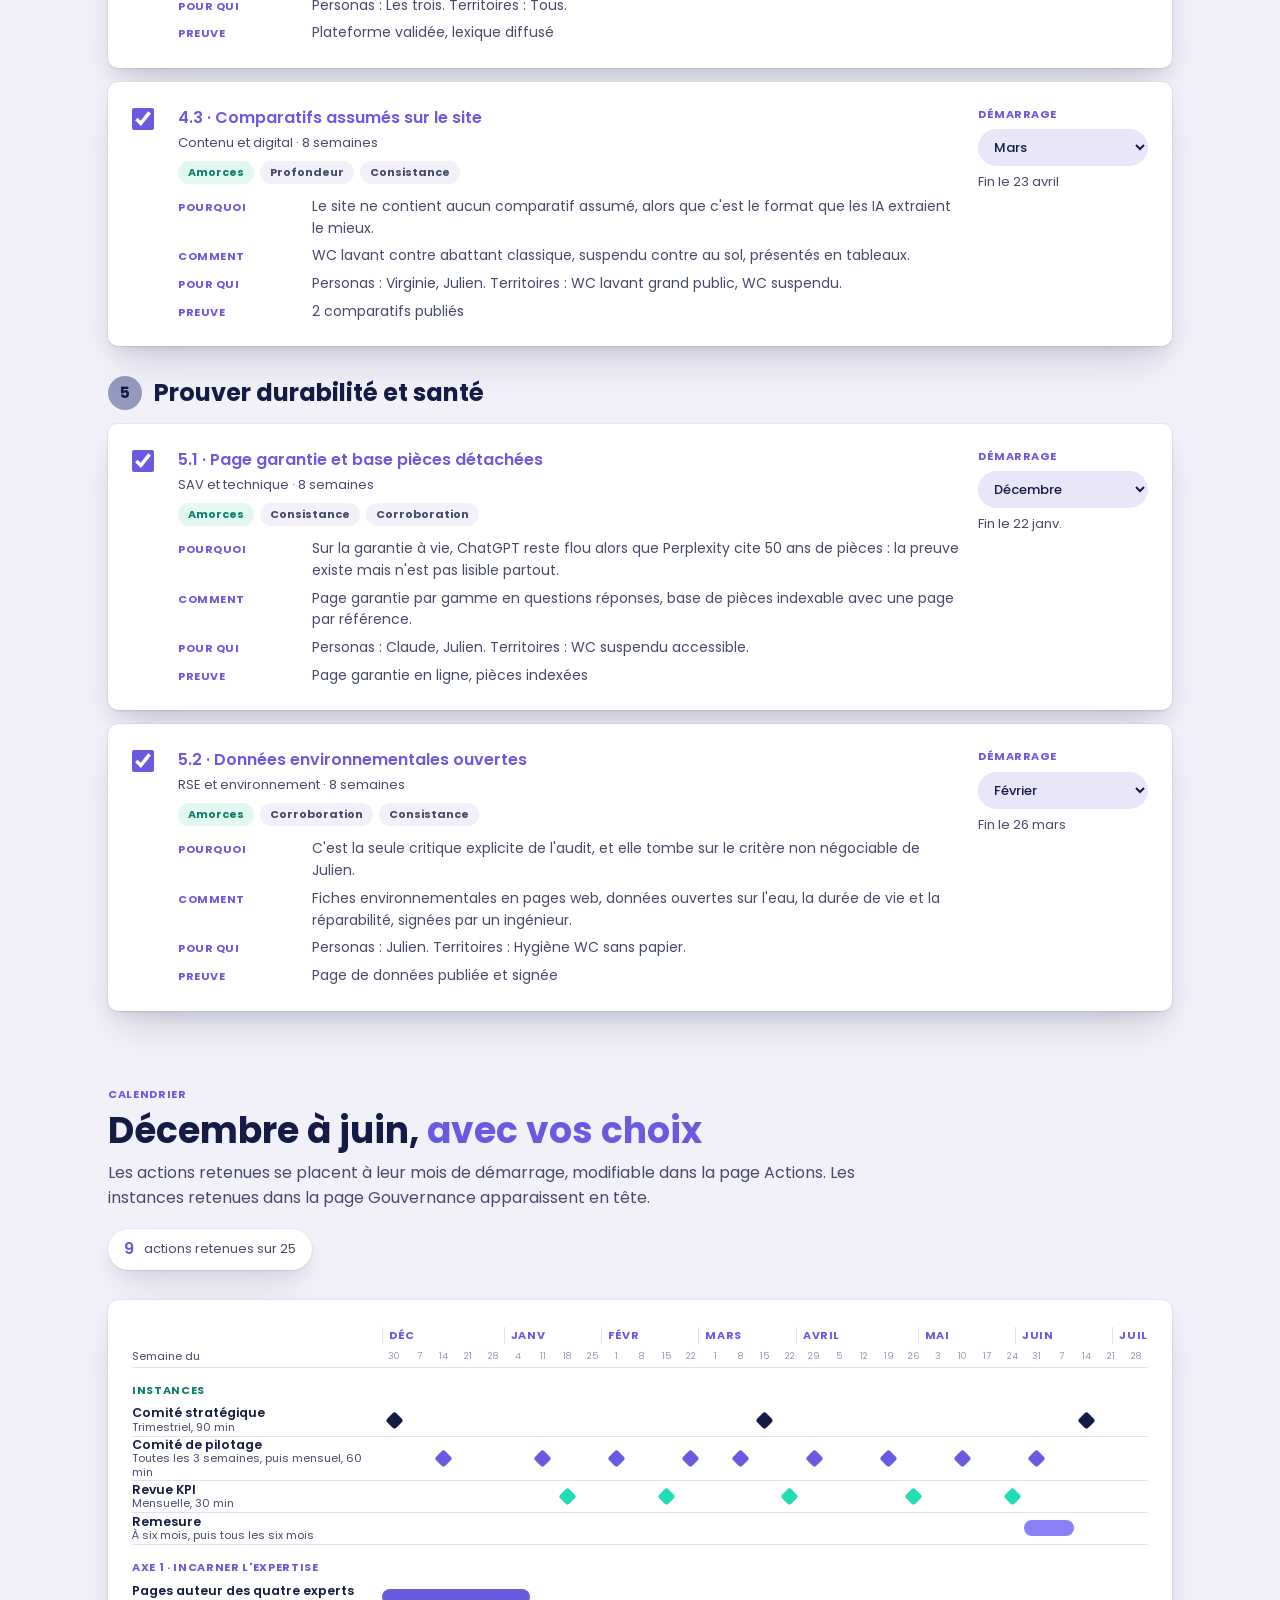
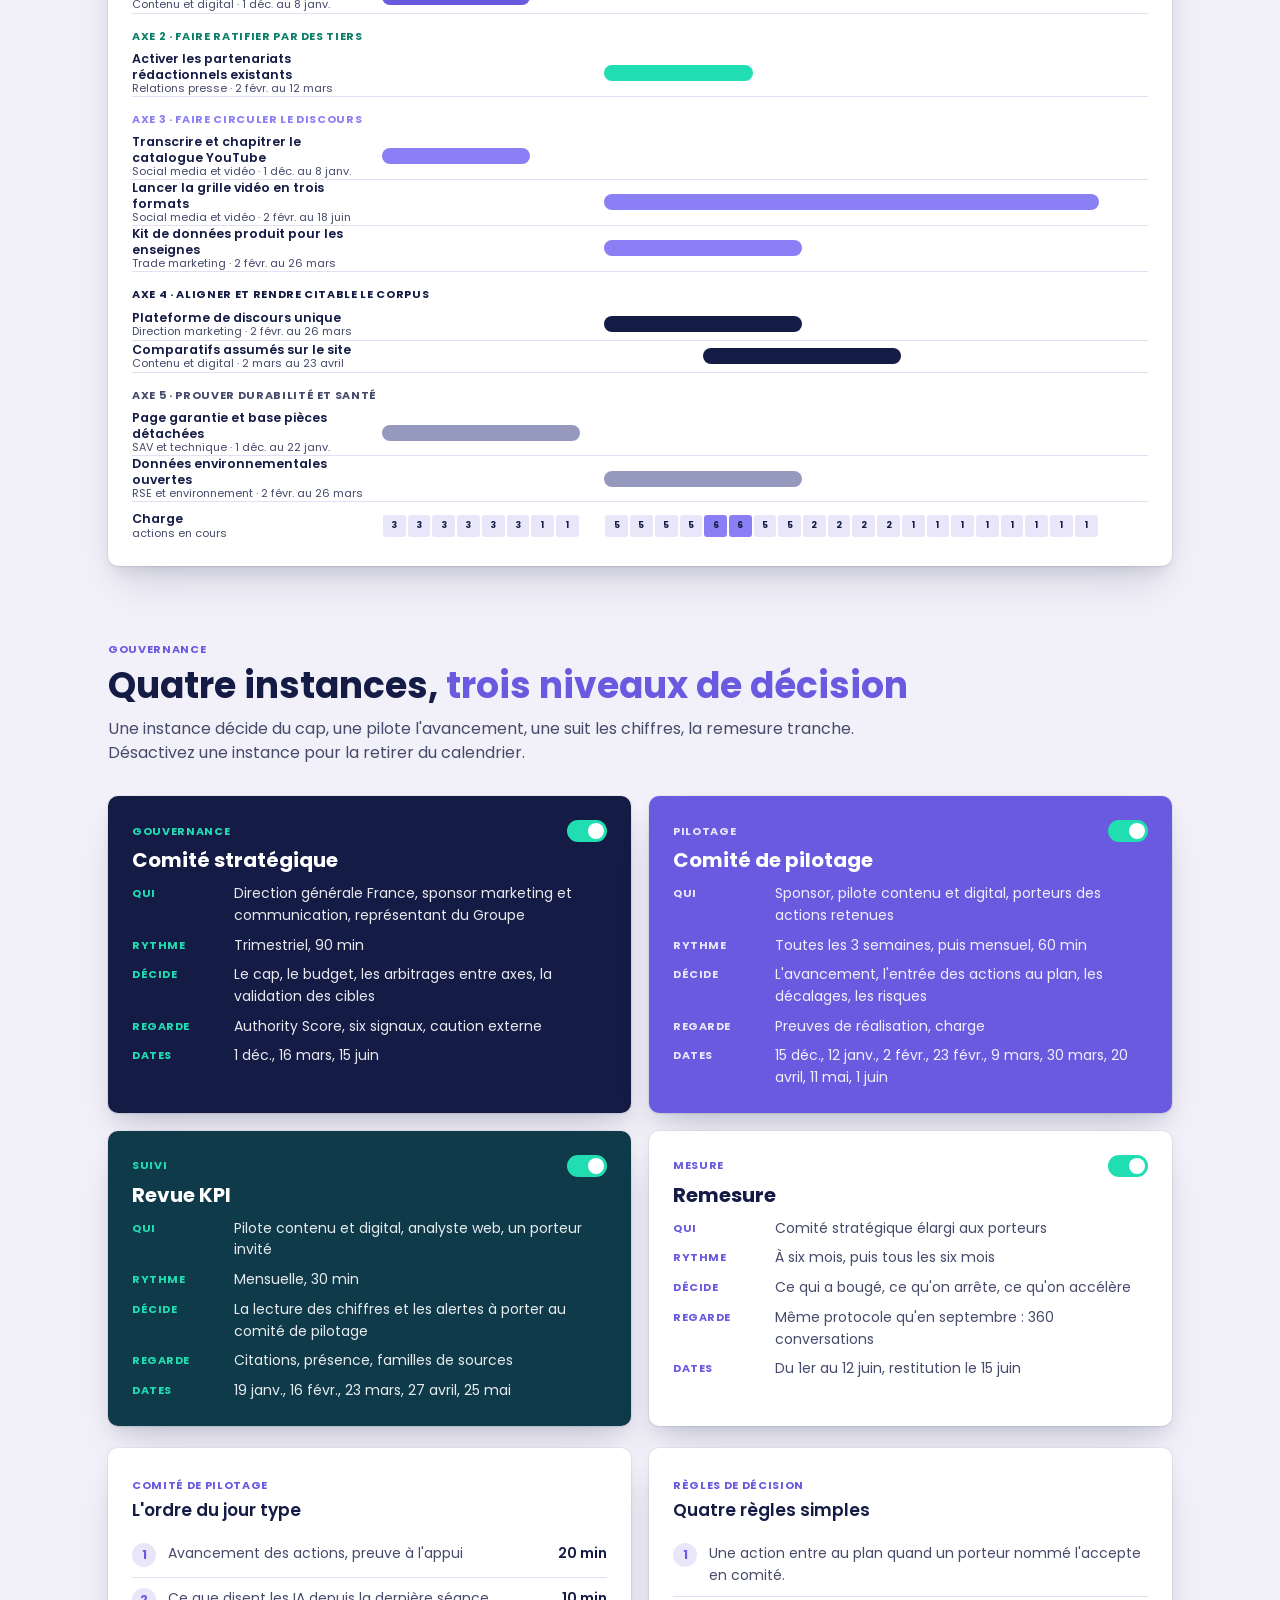
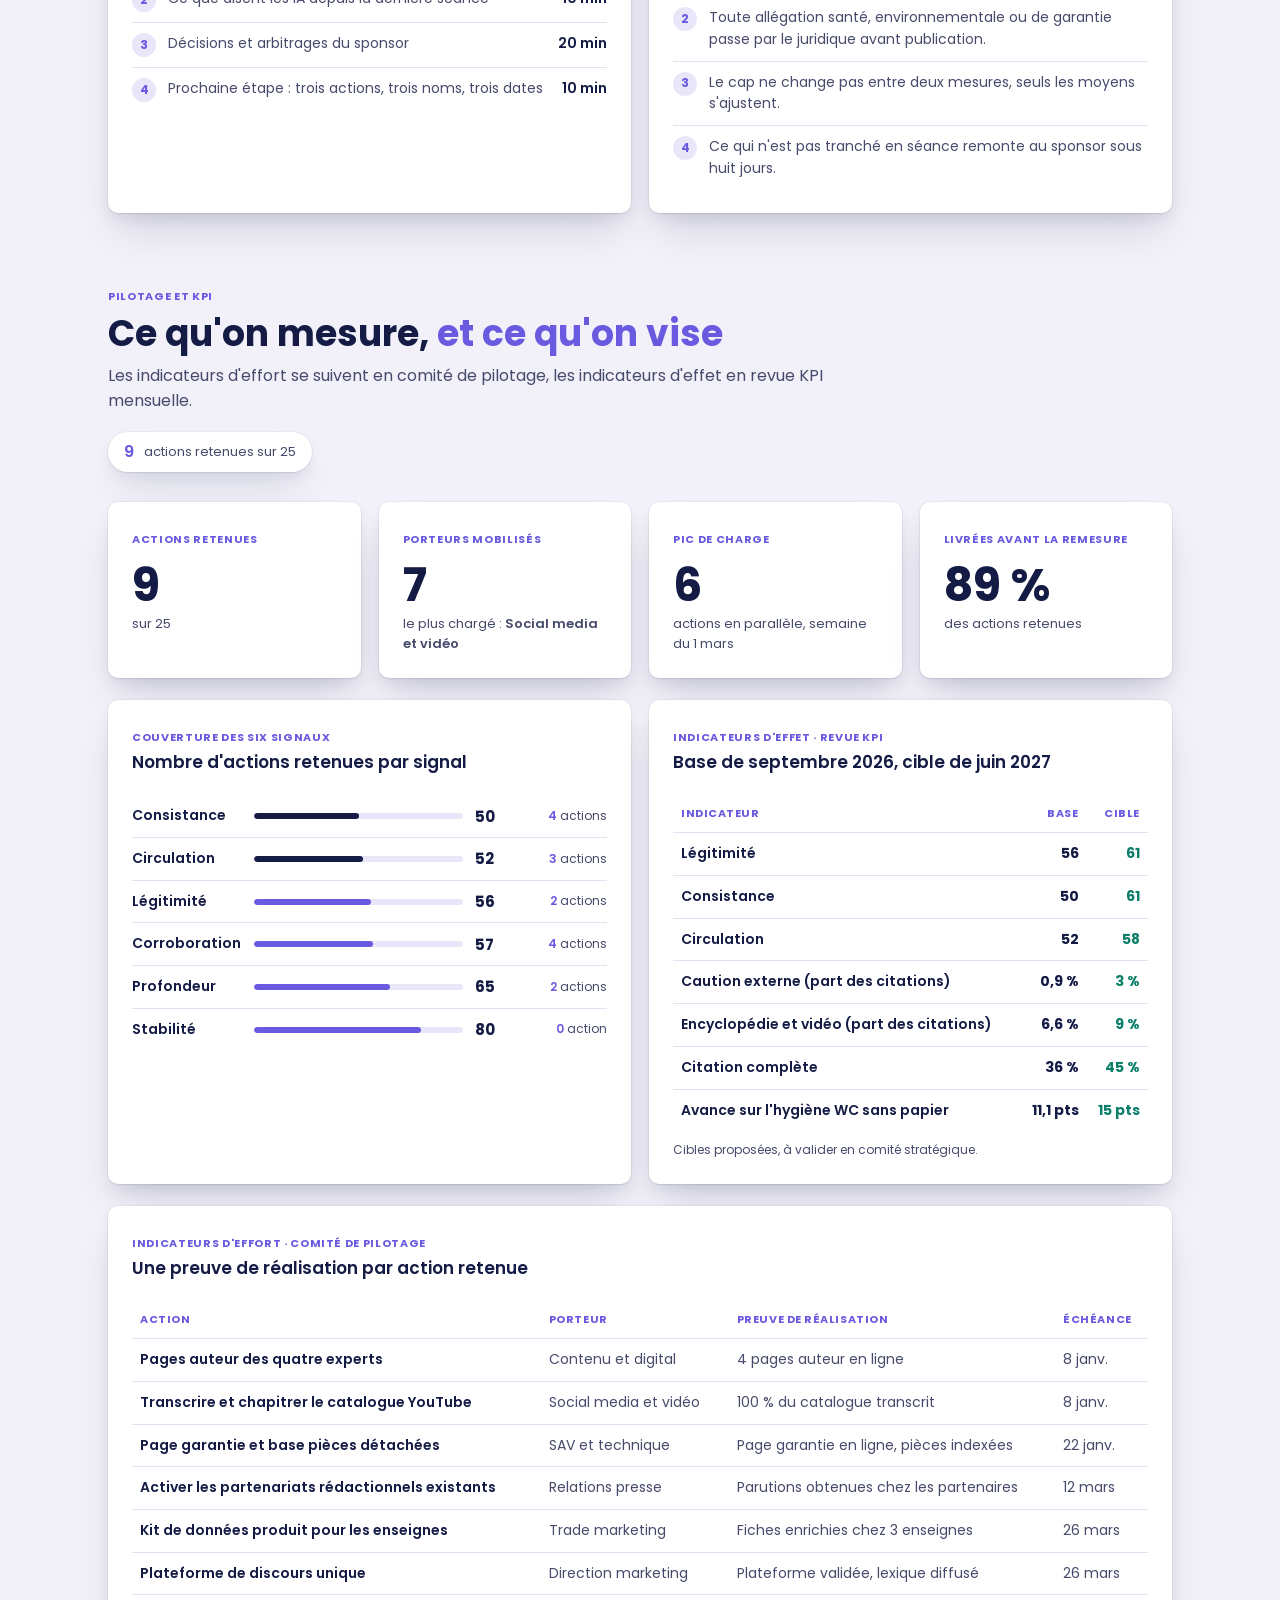
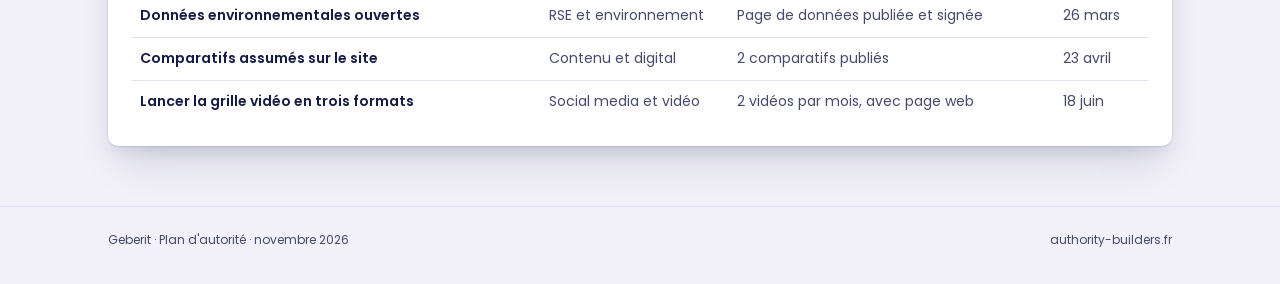
<file: complet.html>
<!DOCTYPE html>
<html lang="fr">
<head>
<meta charset="utf-8">
<meta name="viewport" content="width=device-width, initial-scale=1">
<title>Geberit · Plan d'autorité · Version complète</title>
<link rel="preconnect" href="https://fonts.googleapis.com">
<link rel="preconnect" href="https://fonts.gstatic.com" crossorigin>
<link href="https://fonts.googleapis.com/css2?family=Poppins:wght@400;500;600;700&display=swap" rel="stylesheet">
<link rel="stylesheet" href="style.css">
</head>
<body data-page="complet">
<div id="app"></div>
<script src="data.js"></script>
<script src="app.js"></script>
</body>
</html>
</file>
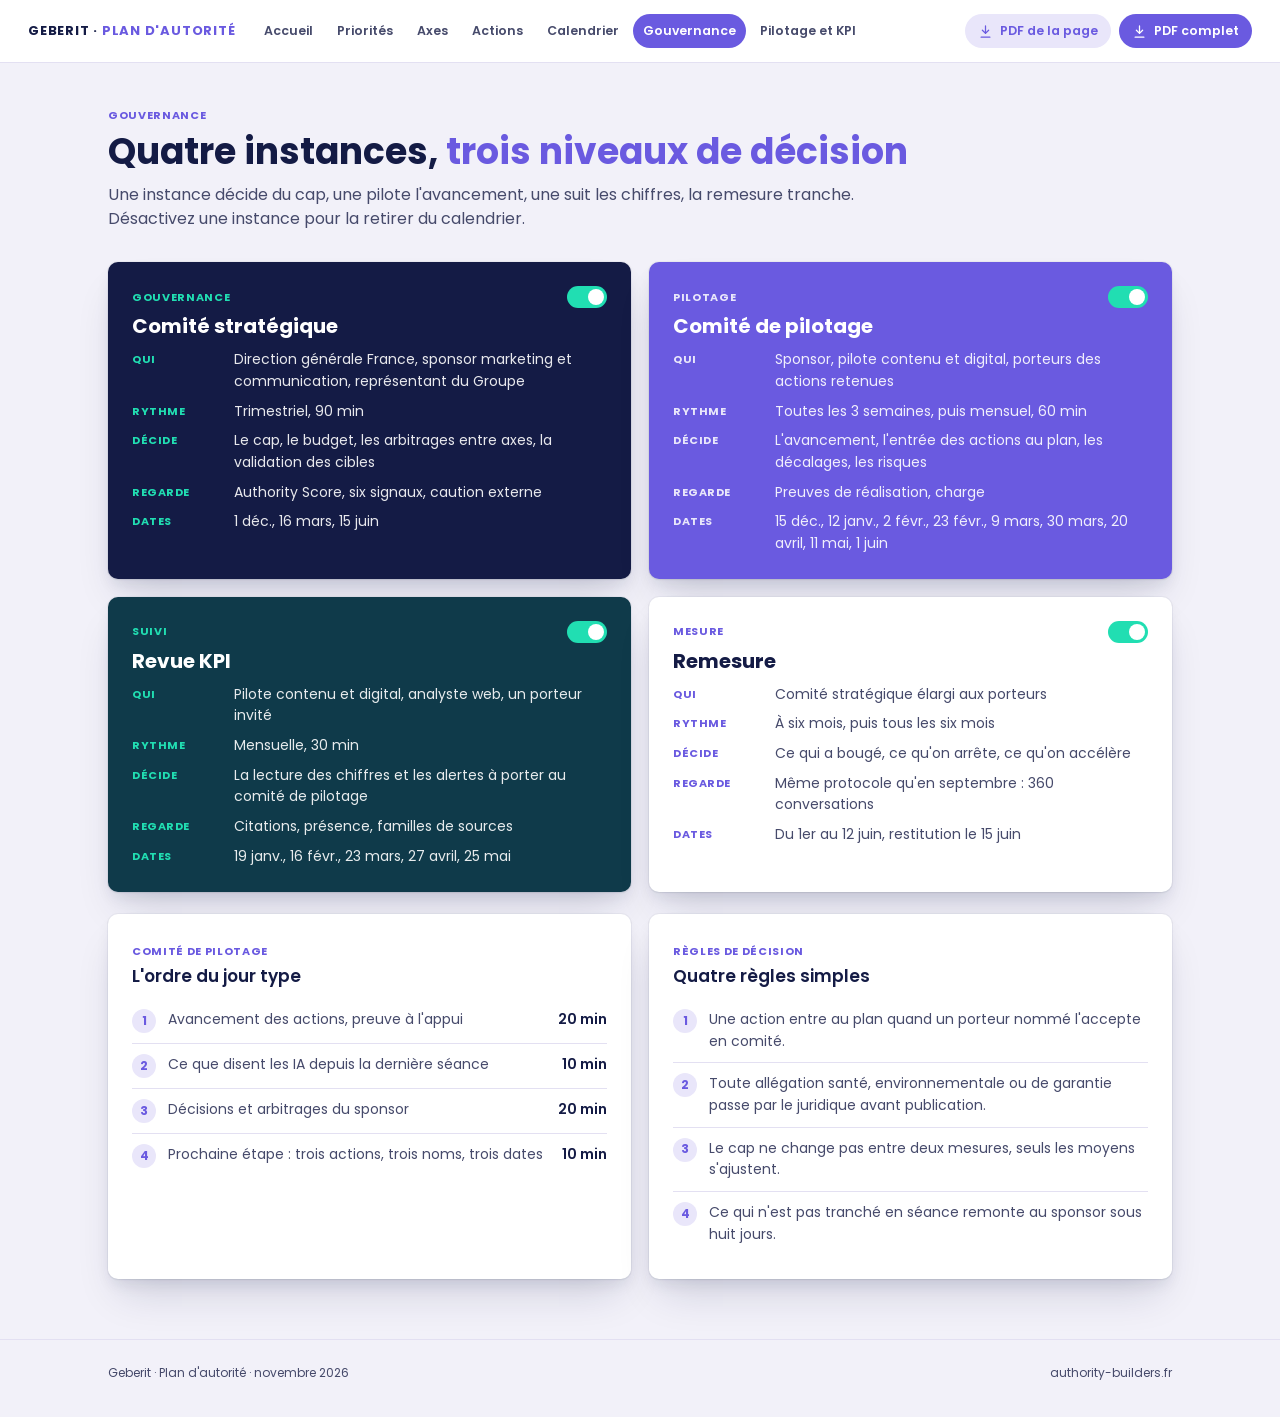
<file: gouvernance.html>
<!DOCTYPE html>
<html lang="fr">
<head>
<meta charset="utf-8">
<meta name="viewport" content="width=device-width, initial-scale=1">
<title>Geberit · Plan d'autorité · Gouvernance</title>
<link rel="preconnect" href="https://fonts.googleapis.com">
<link rel="preconnect" href="https://fonts.gstatic.com" crossorigin>
<link href="https://fonts.googleapis.com/css2?family=Poppins:wght@400;500;600;700&display=swap" rel="stylesheet">
<link rel="stylesheet" href="style.css">
</head>
<body data-page="gouvernance">
<div id="app"></div>
<script src="data.js"></script>
<script src="app.js"></script>
</body>
</html>
</file>
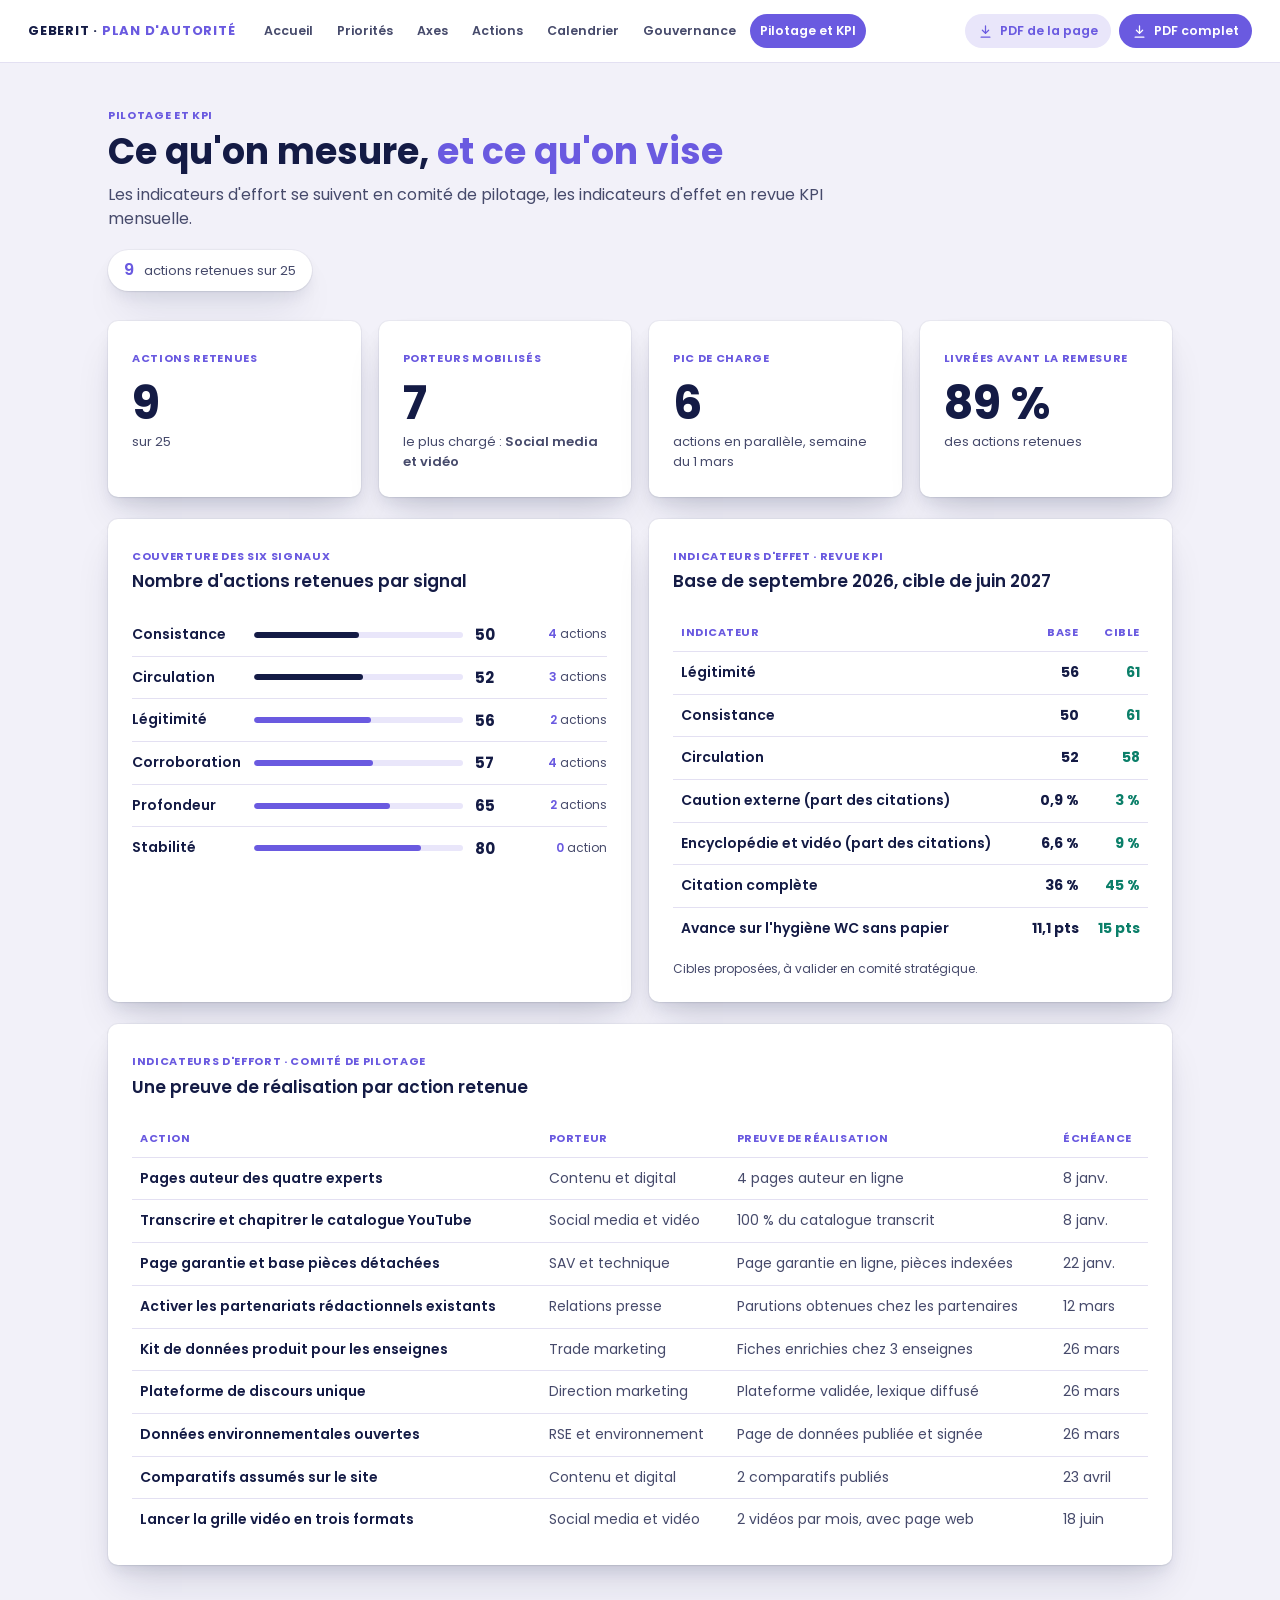
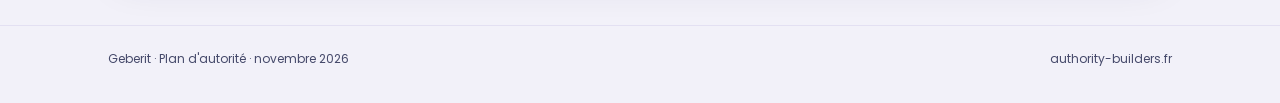
<file: pilotage.html>
<!DOCTYPE html>
<html lang="fr">
<head>
<meta charset="utf-8">
<meta name="viewport" content="width=device-width, initial-scale=1">
<title>Geberit · Plan d'autorité · Pilotage et KPI</title>
<link rel="preconnect" href="https://fonts.googleapis.com">
<link rel="preconnect" href="https://fonts.gstatic.com" crossorigin>
<link href="https://fonts.googleapis.com/css2?family=Poppins:wght@400;500;600;700&display=swap" rel="stylesheet">
<link rel="stylesheet" href="style.css">
</head>
<body data-page="pilotage">
<div id="app"></div>
<script src="data.js"></script>
<script src="app.js"></script>
</body>
</html>
</file>
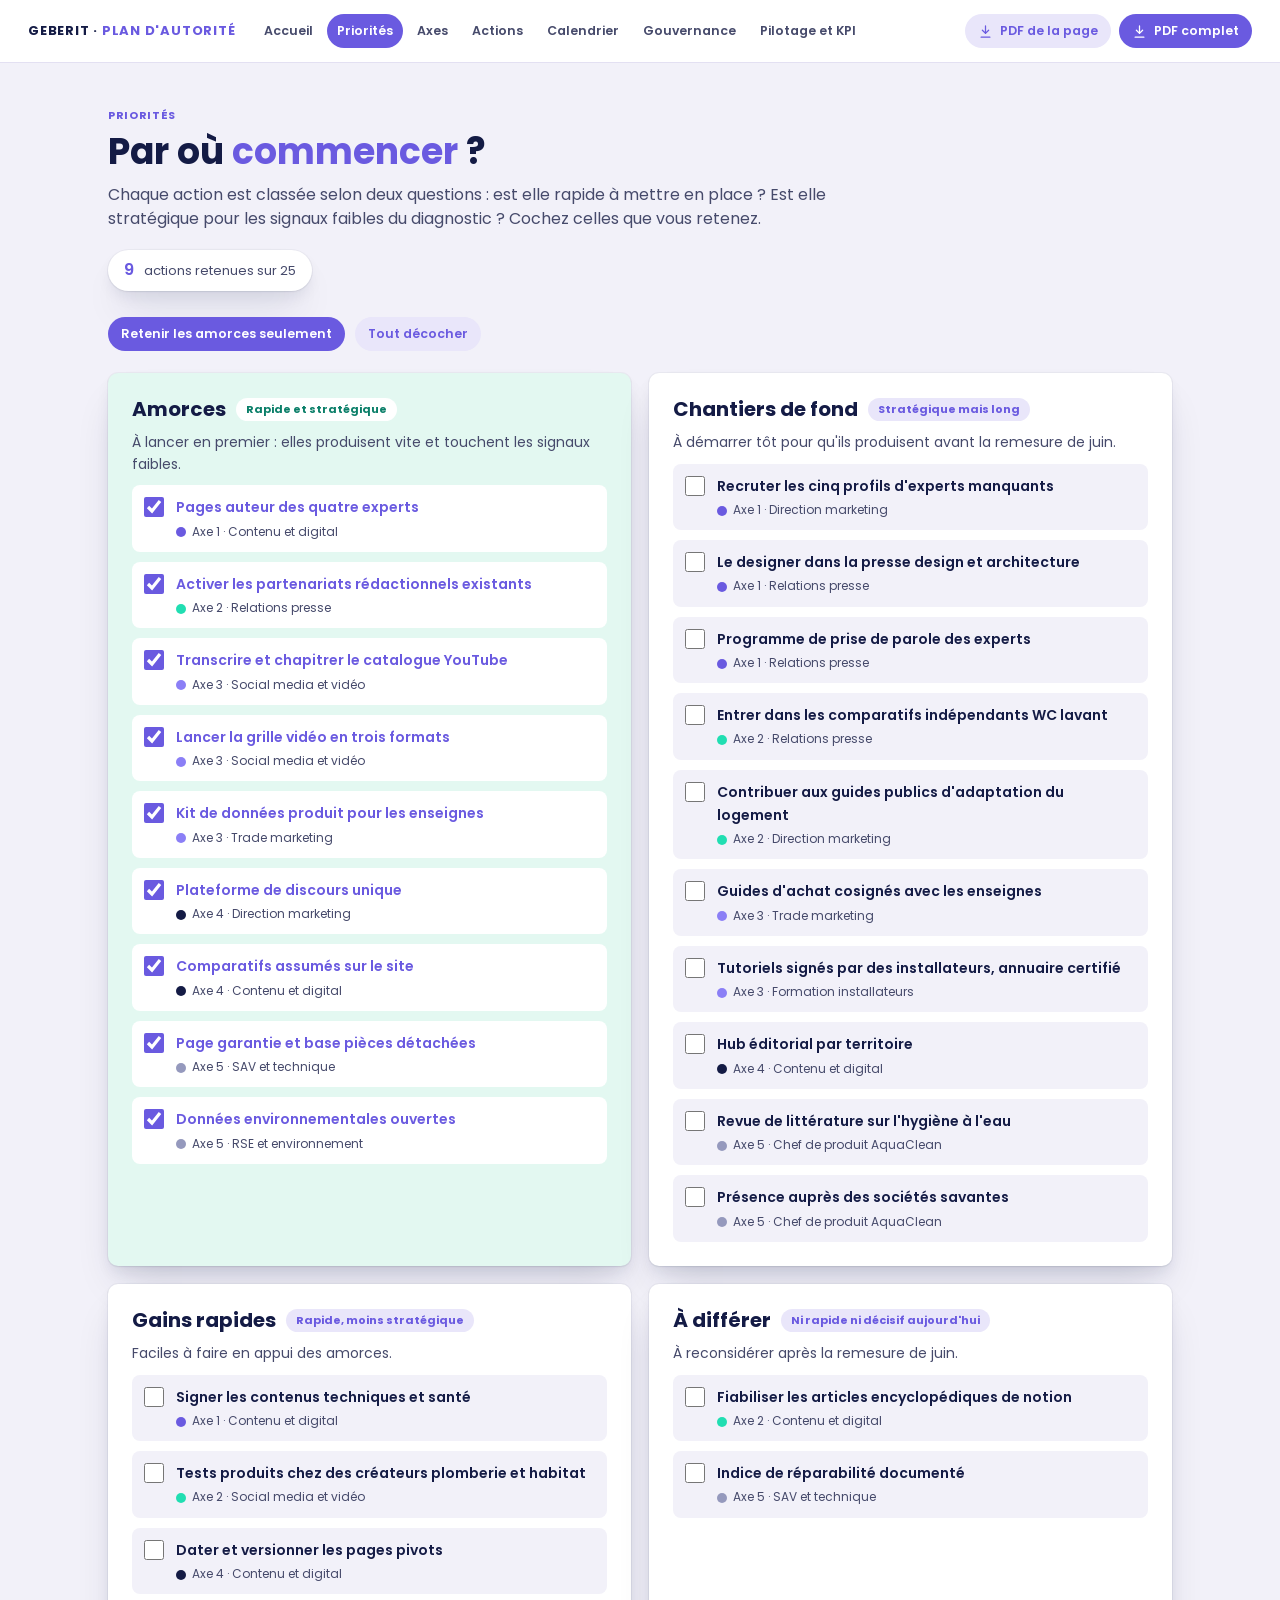
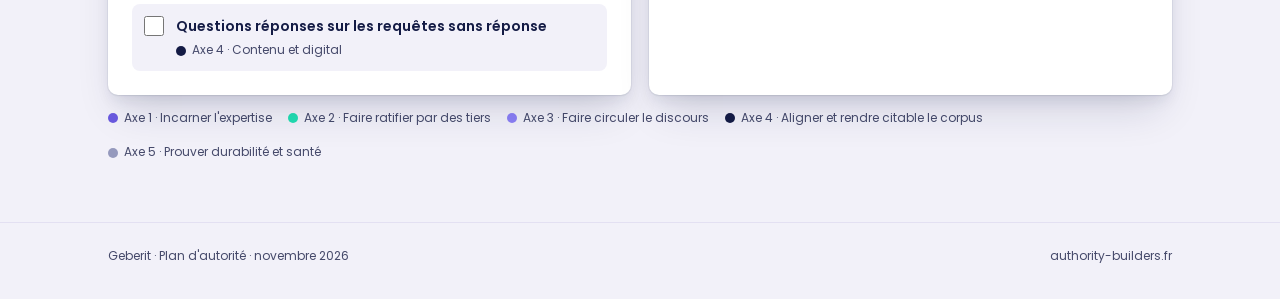
<file: priorites.html>
<!DOCTYPE html>
<html lang="fr">
<head>
<meta charset="utf-8">
<meta name="viewport" content="width=device-width, initial-scale=1">
<title>Geberit · Plan d'autorité · Priorités</title>
<link rel="preconnect" href="https://fonts.googleapis.com">
<link rel="preconnect" href="https://fonts.gstatic.com" crossorigin>
<link href="https://fonts.googleapis.com/css2?family=Poppins:wght@400;500;600;700&display=swap" rel="stylesheet">
<link rel="stylesheet" href="style.css">
</head>
<body data-page="priorites">
<div id="app"></div>
<script src="data.js"></script>
<script src="app.js"></script>
</body>
</html>
</file>
<file: style.css>
:root{
  --fond:#F2F1F9;--carte:#FFFFFF;--lavande:#E9E6FA;--cercle_lavande:#E6E2FA;--menthe_pale:#E3F8F1;
  --encre:#141B45;--encre_douce:#464A6B;--trait:#E3E0F2;
  --violet:#6A5AE0;--violet_clair:#8B7FF6;--gris_palier:#9599BD;--menthe:#21DEB2;--vert:#0B7F69;--sarcelle:#0F3A4A;--sarcelle_2:#174B5C;
  --ombre:0 0 0 1px rgba(20,27,69,.04),0 1px 2px rgba(20,27,69,.06),0 8px 16px -4px rgba(20,27,69,.10),0 24px 40px -12px rgba(20,27,69,.16);
  --r:10px;--font:"Poppins",system-ui,-apple-system,"Segoe UI",sans-serif;color-scheme:light;
}
*{box-sizing:border-box}
body{margin:0;background:var(--fond);color:var(--encre);font-family:var(--font);font-size:15px;line-height:1.55}
h1,h2,h3,p{margin:0}
h1{font-size:36px;font-weight:700;line-height:1.15;text-wrap:balance}
h2{font-size:24px;font-weight:700;line-height:1.25}
h3{font-size:17px;font-weight:600;line-height:1.3}
h1 em,h2 em{font-style:normal;color:var(--violet)}
b{font-weight:600}
a{color:inherit}
.wrap{max-width:1120px;margin:0 auto;padding:0 28px}
.lab{font-size:11px;font-weight:700;letter-spacing:.06em;text-transform:uppercase;color:var(--violet)}
.lab.v{color:var(--vert)} .lab.m{color:var(--menthe)}
.muted{color:var(--encre_douce)}
.num{font-weight:700;font-variant-numeric:tabular-nums;line-height:1}
.card{background:#fff;border-radius:var(--r);box-shadow:var(--ombre);padding:24px;position:relative}
.card.fort{background:var(--violet);color:#fff}
.card.nuit{background:var(--encre);color:#fff}
.card.sar{background:var(--sarcelle);color:#fff}
.card.mp{background:var(--menthe_pale)}
.grid{display:grid;gap:18px}
.g2{grid-template-columns:repeat(2,1fr)} .g3{grid-template-columns:repeat(3,1fr)} .g4{grid-template-columns:repeat(4,1fr)}
@media (max-width:900px){.g2,.g3,.g4{grid-template-columns:1fr}}
.mt{margin-top:22px} .mt2{margin-top:36px}

/* header */
.head{background:#fff;box-shadow:0 1px 0 var(--trait);position:sticky;top:0;z-index:20}
.head .wrap{max-width:1280px;display:flex;align-items:center;gap:18px;min-height:62px;flex-wrap:wrap;padding-top:8px;padding-bottom:8px}
.brand{font-weight:700;font-size:13px;letter-spacing:.06em;white-space:nowrap}
.brand span{color:var(--violet)}
.menu{display:flex;gap:4px;flex-wrap:wrap}
.menu a{text-decoration:none;font-size:12.5px;font-weight:600;color:var(--encre_douce);padding:7px 10px;border-radius:999px}
.menu a:hover{background:var(--lavande);color:var(--violet)}
.menu a.on{background:var(--violet);color:#fff}
.tools{margin-left:auto;display:flex;gap:8px}
.btn{display:inline-flex;align-items:center;gap:7px;border:0;font:600 12.5px var(--font);border-radius:999px;padding:8px 13px;white-space:nowrap;cursor:pointer;background:var(--violet);color:#fff;text-decoration:none}
.btn.ghost{background:var(--lavande);color:var(--violet)}
.btn:focus-visible,.menu a:focus-visible{outline:2px solid var(--encre);outline-offset:2px}
.btn svg{width:15px;height:15px;stroke:currentColor;fill:none;stroke-width:2;stroke-linecap:round;stroke-linejoin:round}

/* page title */
.ptitle{padding:40px 0 8px}
.ptitle .sub{color:var(--encre_douce);font-size:16px;margin-top:10px;max-width:780px}
.counter{display:inline-flex;align-items:center;gap:10px;background:#fff;box-shadow:var(--ombre);border-radius:999px;padding:8px 16px;font-size:13px;color:var(--encre_douce);margin-top:18px}
.counter b{color:var(--violet);font-size:16px}
main{padding-bottom:60px}
footer{border-top:1px solid var(--trait);padding:24px 0 34px;font-size:12px;color:var(--encre_douce)}
footer .wrap{display:flex;justify-content:space-between}

/* home */
.ring{position:relative;width:150px;height:150px;flex:none}
.ring svg{transform:rotate(-90deg)}
.ring .val{position:absolute;inset:0;display:flex;flex-direction:column;align-items:center;justify-content:center}
.ring .val .num{font-size:58px}
.ring .val span{font-size:12px;color:var(--encre_douce)}
.mcard{text-decoration:none;display:flex;flex-direction:column;gap:8px;transition:transform .2s}
.mcard:hover{transform:translateY(-3px)}
.mcard .n{width:34px;height:34px;border-radius:50%;background:var(--lavande);color:var(--violet);display:flex;align-items:center;justify-content:center;font-weight:700}

/* priorites */
.quad{display:flex;flex-direction:column;gap:10px}
.quad .qtop{display:flex;align-items:center;gap:10px}
.quad .tag2{font-size:11px;font-weight:700;border-radius:999px;padding:3px 10px;background:var(--lavande);color:var(--violet)}
.quad.amorce{background:var(--menthe_pale)}
.quad.amorce .tag2{background:#fff;color:var(--vert)}
.pick{display:flex;align-items:flex-start;gap:12px;padding:10px 12px;border-radius:8px;background:var(--fond);cursor:pointer}
.quad.amorce .pick{background:#fff}
.pick input{width:20px;height:20px;accent-color:var(--violet);margin:2px 0 0;flex:none;cursor:pointer}
.pick .t{font-weight:600;font-size:14px;line-height:1.35}
.pick .s{font-size:12px;color:var(--encre_douce)}
.pick.on .t{color:var(--violet)}
.axes-legend{display:flex;flex-wrap:wrap;gap:16px;font-size:12px;color:var(--encre_douce);margin-top:14px}
.dot{display:inline-block;width:10px;height:10px;border-radius:50%;margin-right:6px;vertical-align:middle}
.how{display:grid;grid-template-columns:repeat(2,1fr);gap:14px;margin-top:10px}

/* axes */
.axenav{display:flex;flex-wrap:wrap;gap:10px;margin-top:20px}
.axenav a{text-decoration:none;background:#fff;box-shadow:var(--ombre);border-radius:999px;padding:8px 16px;font-size:13px;font-weight:600}
.axesec{margin-top:30px}
.axehd{display:flex;align-items:center;gap:16px;justify-content:space-between;flex-wrap:wrap}
.axehd .l{display:flex;align-items:center;gap:14px}
.axen{width:44px;height:44px;border-radius:50%;display:flex;align-items:center;justify-content:center;font-weight:700;font-size:18px;flex:none}
.kfig{text-align:right}
.kfig .num{font-size:36px}
.intro{font-size:17px;line-height:1.6;margin-top:16px;max-width:900px}
.q6{display:grid;grid-template-columns:repeat(2,1fr);gap:14px;margin-top:20px}
@media (max-width:900px){.q6{grid-template-columns:1fr}}
.qb{background:var(--fond);border-radius:8px;padding:16px 18px}
.qb .qq{font-size:12px;font-weight:700;letter-spacing:.05em;text-transform:uppercase;color:var(--violet);margin-bottom:6px}
.qb p{font-size:14px;color:var(--encre_douce)}
.qb.imp{background:var(--encre)} .qb.imp .qq{color:var(--menthe)} .qb.imp p{color:rgba(255,255,255,.9)}
.qb.plus{background:var(--menthe_pale)} .qb.plus .qq{color:var(--vert)}
.alist{margin:10px 0 0;padding-left:18px;color:var(--encre_douce);font-size:14px}

/* actions */
.filt{display:inline-flex;background:#fff;box-shadow:var(--ombre);border-radius:999px;padding:4px;margin-top:18px}
.filt button{border:0;background:transparent;font:600 13px var(--font);color:var(--encre_douce);padding:8px 16px;border-radius:999px;cursor:pointer}
.filt button.on{background:var(--violet);color:#fff}
.agroup{margin-top:30px}
.agroup h2{display:flex;align-items:center;gap:12px}
.acard{display:grid;grid-template-columns:30px 1fr 170px;gap:16px;align-items:start;margin-top:14px}
.acard input[type=checkbox]{width:22px;height:22px;accent-color:var(--violet);margin:2px 0 0;cursor:pointer}
.acard .at{font-size:16px;font-weight:600}
.acard.on .at{color:var(--violet)}
.acard .meta{font-size:13px;color:var(--encre_douce);margin-top:2px}
.tags{display:flex;gap:6px;flex-wrap:wrap;margin-top:8px}
.tag{font-size:11px;font-weight:700;border-radius:999px;padding:3px 10px;background:var(--lavande);color:var(--violet)}
.tag.g{background:var(--menthe_pale);color:var(--vert)}
.tag.n{background:var(--fond);color:var(--encre_douce)}
.rows{display:grid;grid-template-columns:120px 1fr;gap:6px 14px;margin-top:12px;font-size:14px}
.rows .k{font-size:11px;font-weight:700;letter-spacing:.05em;text-transform:uppercase;color:var(--violet);padding-top:3px}
.rows .v{color:var(--encre_douce)}
.side{display:flex;flex-direction:column;gap:6px}
.side label{font-size:11px;font-weight:700;letter-spacing:.05em;text-transform:uppercase;color:var(--violet)}
select{font:500 13px var(--font);color:var(--encre);background:var(--lavande);border:0;border-radius:999px;padding:8px 12px;cursor:pointer;width:100%}
select:disabled{opacity:.45;cursor:default}
.side .end{font-size:13px;color:var(--encre_douce)}
@media (max-width:900px){.acard{grid-template-columns:30px 1fr}.acard .side{grid-column:2}}
.acard.hidden{display:none}

/* gantt */
.gwrap{overflow-x:auto}
.gantt{min-width:980px}
.grow{display:grid;grid-template-columns:250px repeat(31,1fr);align-items:center;min-height:32px;border-bottom:1px solid var(--trait)}
.grow .gl{font-size:12.5px;font-weight:600;padding-right:10px;line-height:1.25}
.grow .gl small{display:block;font-weight:400;color:var(--encre_douce);font-size:11px}
.mh{font-size:11px;font-weight:700;letter-spacing:.06em;text-transform:uppercase;color:var(--violet);border-left:1px solid var(--trait);padding-left:6px}
.wk{font-size:9px;color:var(--gris_palier);text-align:center}
.gbar{height:16px;border-radius:999px}
.gsec{grid-column:1 / -1;font-size:11px;font-weight:700;letter-spacing:.06em;text-transform:uppercase;padding:14px 0 6px}
.dia{width:13px;height:13px;transform:rotate(45deg);border-radius:3px;margin:0 auto}
.cell{height:22px;margin:0 1px;border-radius:3px;display:flex;align-items:center;justify-content:center;font-size:9px;font-weight:700}
.alert{background:#FCEDEC;color:#8E1B17;border-radius:8px;padding:12px 14px;font-size:13px;margin-top:14px}

/* gouvernance */
.inst dl{margin:10px 0 0;display:grid;grid-template-columns:90px 1fr;gap:8px 12px;font-size:14px}
.inst dt{font-size:11px;font-weight:700;letter-spacing:.05em;text-transform:uppercase;color:var(--violet);padding-top:2px}
.inst dd{margin:0;color:var(--encre_douce)}
.inst.nuit dt,.inst.sar dt{color:var(--menthe)} .inst.fort dt{color:#fff;opacity:.85}
.inst.nuit dd,.inst.sar dd,.inst.fort dd{color:rgba(255,255,255,.9)}
.ih{display:flex;align-items:center;justify-content:space-between;gap:10px}
.sw{position:relative;width:40px;height:22px;flex:none}
.sw input{position:absolute;opacity:0;width:100%;height:100%;margin:0;cursor:pointer;z-index:1}
.sw span{position:absolute;inset:0;border-radius:999px;background:rgba(149,153,189,.5)}
.sw span:after{content:"";position:absolute;top:3px;left:3px;width:16px;height:16px;border-radius:50%;background:#fff;transition:transform .2s}
.sw input:checked+span{background:var(--menthe)}
.sw input:checked+span:after{transform:translateX(18px)}
.sw input:focus-visible+span{outline:2px solid var(--violet);outline-offset:2px}
.odj{list-style:none;padding:0;margin:12px 0 0;counter-reset:o}
.odj li{counter-increment:o;display:flex;gap:12px;padding:10px 0;border-bottom:1px solid var(--trait);font-size:14px;color:var(--encre_douce)}
.odj li:last-child{border-bottom:0}
.odj li:before{content:counter(o);flex:none;width:24px;height:24px;border-radius:50%;background:var(--lavande);color:var(--violet);font-weight:700;font-size:12px;display:flex;align-items:center;justify-content:center}
.odj li span{margin-left:auto;font-weight:600;color:var(--encre);white-space:nowrap}

/* pilotage */
.kbig{font-size:46px;margin:12px 0 6px}
.sig{display:grid;grid-template-columns:110px 1fr 40px 80px;gap:12px;align-items:center;padding:10px 0;border-bottom:1px solid var(--trait);font-size:14px}
.sig:last-child{border-bottom:0}
.rail{height:6px;border-radius:999px;background:var(--lavande);overflow:hidden}
.rail i{display:block;height:100%;border-radius:999px;background:var(--violet)}
.sig .cov{text-align:right;color:var(--encre_douce);font-size:12px}
.sig .cov b{color:var(--violet)}
.sig.al .n{color:#B4231F}
.tbl{width:100%;border-collapse:collapse;font-size:14px}
.tbl th{font-size:11px;font-weight:700;letter-spacing:.05em;text-transform:uppercase;color:var(--violet);text-align:left;padding:10px 8px;border-bottom:1px solid var(--trait)}
.tbl td{padding:10px 8px;border-bottom:1px solid var(--trait);color:var(--encre_douce);vertical-align:top}
.tbl td.t{color:var(--encre);font-weight:600}
.tbl td.r{text-align:right;font-weight:700;color:var(--encre)}
.tbl td.c{text-align:right;font-weight:700;color:var(--vert)}
.tbl tr:last-child td{border-bottom:0}

/* complet */
.chap{margin-top:10px}
.chapt{padding:30px 0 0}

/* print */
.printonly{display:none}
@page{size:A4 landscape;margin:12mm}
@media print{
  *{-webkit-print-color-adjust:exact;print-color-adjust:exact}
  body{background:#fff;font-size:11px}
  .head,.noprint{display:none!important}
  .wrap{max-width:none;padding:0}
  .card{box-shadow:none;border:1px solid var(--trait);padding:14px}
  .card.fort,.card.nuit,.card.sar{border:0}
  .ptitle{padding:0 0 4px}
  .ptitle .sub{font-size:12px;margin-top:4px}
  h1{font-size:24px} h2{font-size:17px} h3{font-size:13px}
  .grid{gap:10px} .mt{margin-top:10px} .mt2{margin-top:16px}
  .pick,.acard,.qb,.grow,.inst,.mcard,.sig,.tbl tr{break-inside:avoid}
  .pick{padding:5px 8px} .pick .t{font-size:11.5px} .pick .s{font-size:10px}
  .quad{gap:5px}
  .axesec{break-before:page;margin-top:0}
  .axesec.first{break-before:auto;margin-top:10px}
  .intro{font-size:12.5px;margin-top:8px}
  .q6{grid-template-columns:repeat(4,1fr);gap:8px;margin-top:10px}
  .qb{padding:9px 11px} .qb p{font-size:10.5px} .qb .qq{font-size:9.5px}
  .kfig .num{font-size:26px}
  .acard{grid-template-columns:20px 1fr 120px;gap:10px;margin-top:8px;padding:10px 12px}
  .acard .at{font-size:12.5px} .rows{font-size:10.5px;grid-template-columns:80px 1fr;margin-top:6px;gap:3px 10px}
  .tags{margin-top:4px}
  .agroup{margin-top:12px}
  .gantt{min-width:0}
  .grow{grid-template-columns:190px repeat(31,1fr);min-height:22px}
  .grow .gl{font-size:9.5px} .grow .gl small{font-size:8.5px}
  .gwrap{overflow:visible}
  select{appearance:none;-webkit-appearance:none;background:none;padding:0;font-weight:600;font-size:11px}
  .chapt{break-before:page;padding-top:0}
  .chapt.first{break-before:auto}
  .kbig{font-size:30px}
  .tbl{font-size:10.5px} .tbl td,.tbl th{padding:5px 6px}
  main{padding-bottom:0}
  footer{display:none}
}
.printhead{display:none}
@media print{.printhead{display:flex;justify-content:space-between;font-size:10px;color:var(--encre_douce);border-bottom:1px solid var(--trait);padding-bottom:6px;margin-bottom:12px}}
@media (prefers-reduced-motion:reduce){*{transition:none!important}}
</file>
